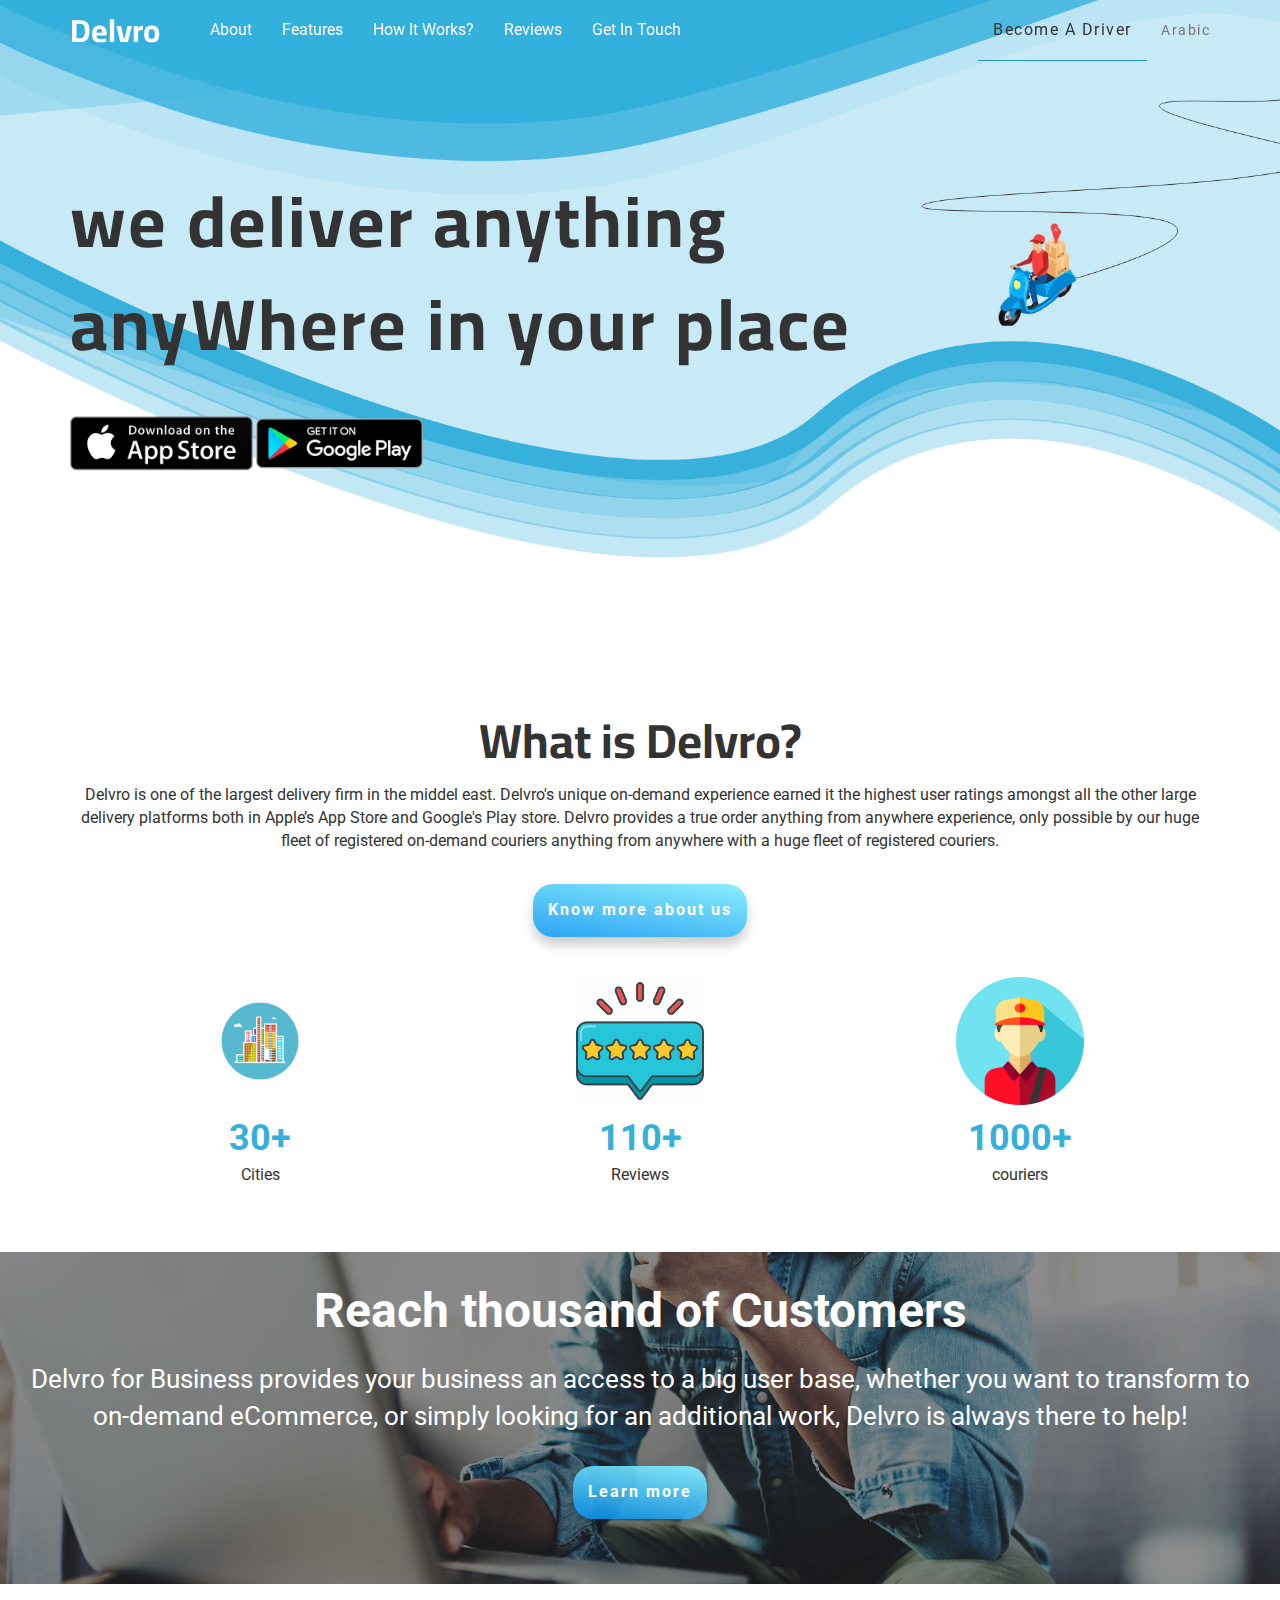
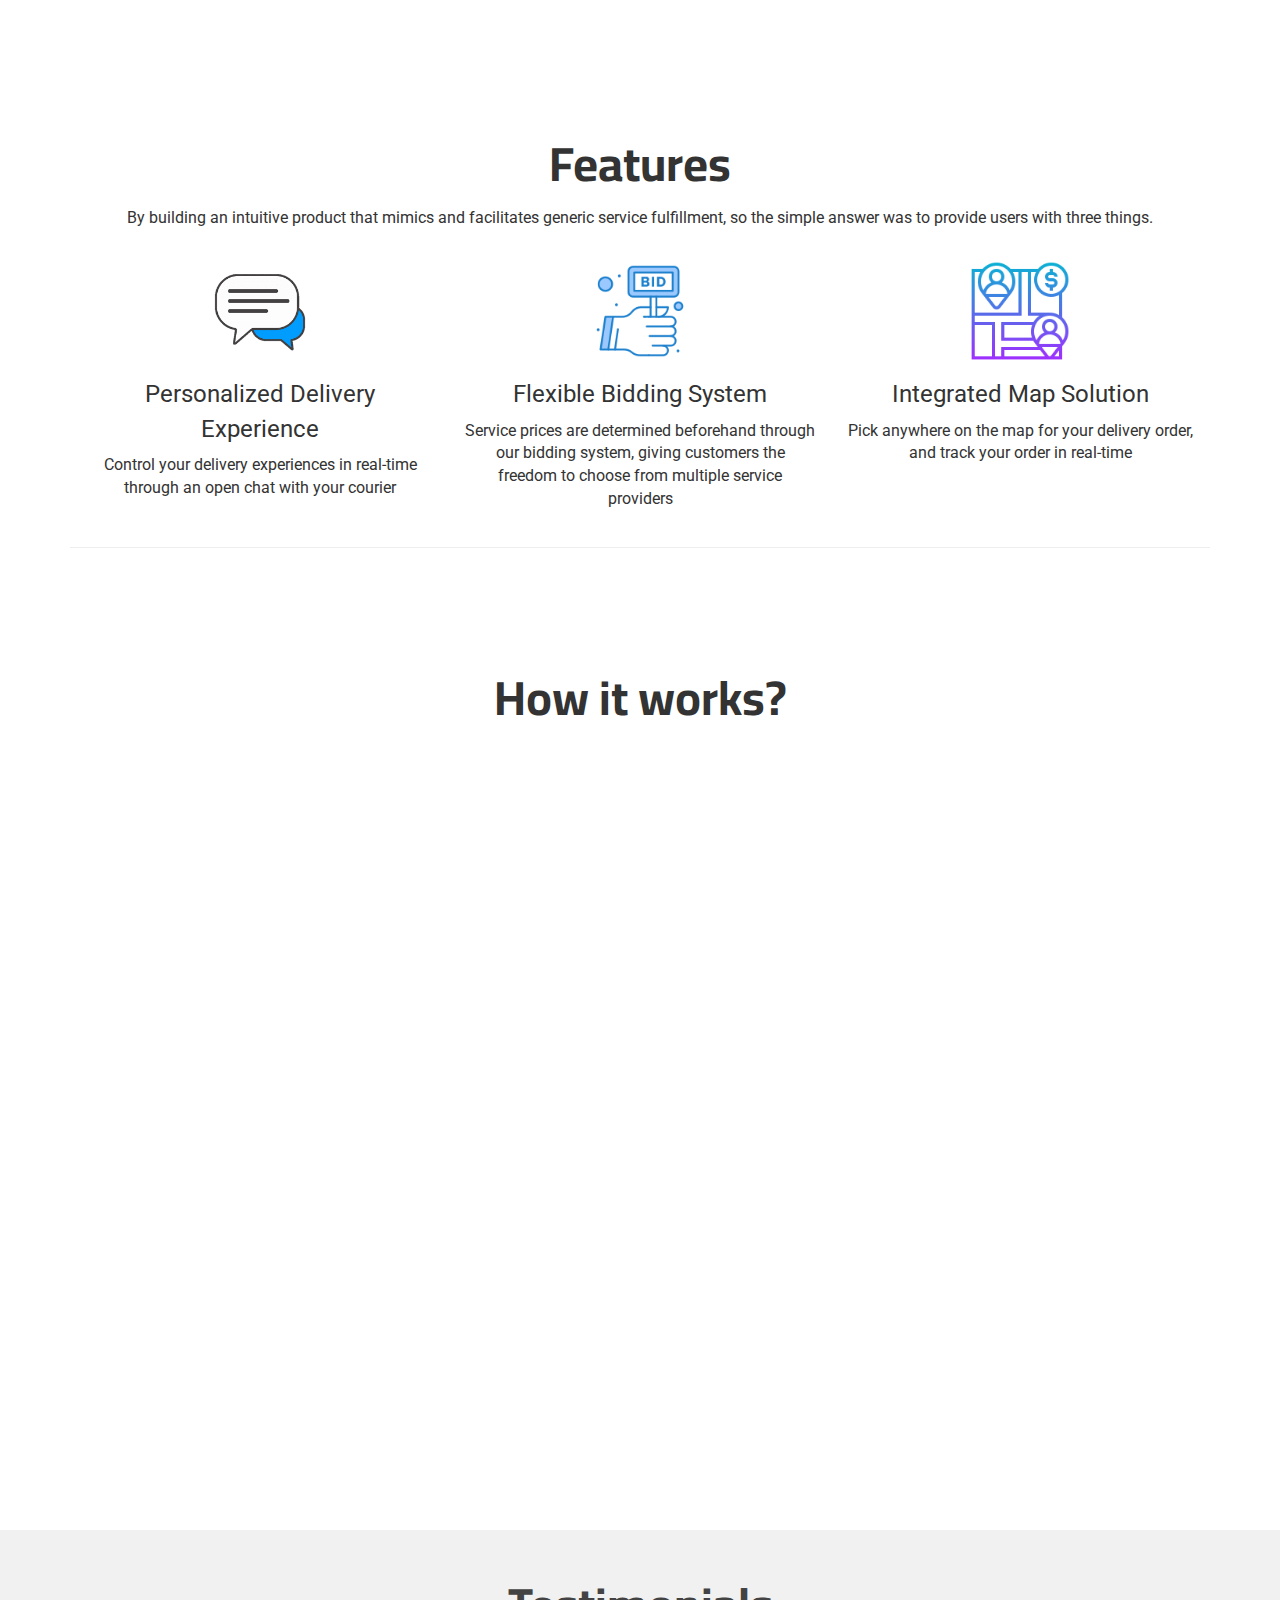
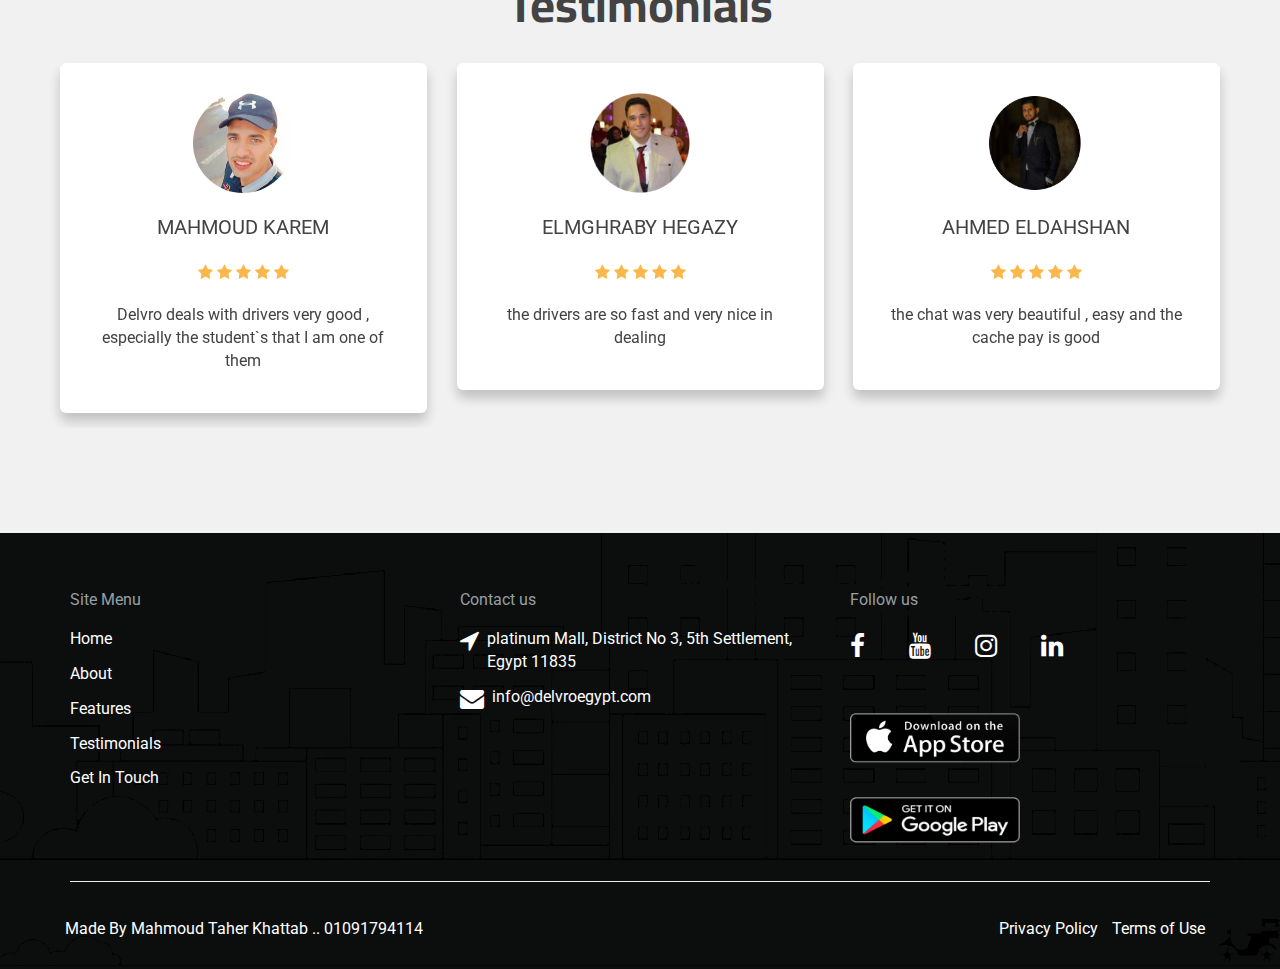
<file: index.html>
<!doctype html>
<!--[if lt IE 7]>      <html class="no-js lt-ie9 lt-ie8 lt-ie7" lang=""> <![endif]-->
<!--[if IE 7]>         <html class="no-js lt-ie9 lt-ie8" lang=""> <![endif]-->
<!--[if IE 8]>         <html class="no-js lt-ie9" lang=""> <![endif]-->
<!--[if gt IE 8]><!--> <html class="no-js" lang="en"> <!--<![endif]-->

<head>
  <meta charset="utf-8">
  <meta name="description" content="الرئيسية | ديلڤرو تطبيق توصيل | بنوصل أى حاجة">
  <title>Delvro</title>
  <meta name="keywords" content=" تطبيق توصيل طلبات ,طلبات,توصيل,ديلفرو,ديلڤرو,وصل,طلباتك,ابلكيشن توصيل,ابلكيشن توصيل طلبات,اطلب,بنوصل أى حاجة,delvro,delvroegypt,delvro egypt,ديلفرو مصر,ديلڤرو مصر,delvro app" />

  <meta http-equiv="X-UA-Compatible" content="IE=edge">
  <meta name="viewport" content="width=device-width, initial-scale=1">
  <link rel="stylesheet" href="./css/bootstrap.min.css">
  <link rel="icon" href="./images/delvro.jpg">
  <link rel="stylesheet" href="https://cdnjs.cloudflare.com/ajax/libs/font-awesome/4.7.0/css/font-awesome.min.css">
  <link rel="preconnect" href="https://fonts.googleapis.com">
  <link rel="preconnect" href="https://fonts.gstatic.com" crossorigin>
  <link href="https://fonts.googleapis.com/css2?family=Barlow:wght@500&family=Cairo:wght@300&display=swap" rel="stylesheet">
  <link href="https://fonts.googleapis.com/css2?family=Barlow:wght@500&family=Cairo:wght@300&family=Roboto:wght@100;300&display=swap" rel="stylesheet">
  <link rel="stylesheet" href="./css/style.css">
</head>

<body>
      <!-- Preloader -->
      <div id="preloader">
        <div class="Delvro-load"></div>
        <img src="./images/delvro-load.png" alt="logo">
    </div>


<div id="home" class="content">
  <nav class="navbar navbar-default navbar-fixed-top">
    <!-- <div class="navbar-top">
      <div class="container">
          <div class="row">
              <div class="col-md-6">
                  <div class="navbar-callus text-left sm-text-center">
                      <ul class="list-inline">
                          <li><a href="#"><i class="fa fa-phone"></i>Call Us : +201021222401</a></li>
                          <li><a href="#"><i class="fa fa-envelope-o"></i>send us : info@delvroegypt.com</a></li>
                      </ul>
                  </div>
              </div>
              <div class="col-md-6">
                  <div class="navbar-socail text-right sm-text-center">
                      <ul class="list-inline">
                          <li><a href="https://www.facebook.com/delvroegypt" target="_blank"><i class="fa fa-facebook"></i></a></li>
                          <li><a href="https://www.youtube.com/channel/UCYQjRN5ON4TyD1Nsb9m6ukA" target="_blank"><i class="fa fa-youtube"></i></a></li>
                          <li><a href="https://www.instagram.com/delvroegypt" target="_blank"><i class="fa fa-instagram"></i></a></li>
                          <li><a href="https://play.google.com/store/apps/details?id=com.delivroApp.delivro" target="_blank"><i class="fa fa-android"></i></a></li>
                      </ul>
                  </div>
              </div>
          </div>
      </div>
    </div> -->

    <div class="container">
      <!-- Brand and toggle get grouped for better mobile display -->
      <div class="navbar-header">
        <button type="button" class="navbar-toggle collapsed" data-toggle="collapse" data-target="#navbar-collapse" aria-expanded="false">
          <span class="sr-only">Toggle navigation</span>
          <span class="icon-bar"></span>
          <span class="icon-bar"></span>
          <span class="icon-bar"></span>
        </button>
        <a class="navbar-brand" href="#">Delvro</a>
      </div>
  
      <!-- Collect the nav links, forms, and other content for toggling -->
      <div class="collapse navbar-collapse" id="navbar-collapse">
        <ul class="nav navbar-nav">
          <li><a href="#about"class="hvr-bounce-to-right">About <span class="sr-only">(current)</span></a></li>
          <li><a href="#features"class="hvr-bounce-to-right">Features</a></li>
          <li><a href="#how"class="hvr-bounce-to-right">How It Works?</a></li>
          <li><a href="#testimonials"class="hvr-bounce-to-right">Reviews</a></li>
          <li><a href="#contact"class="hvr-bounce-to-right">Get In Touch</a></li>
        </ul>
        <ul class="nav navbar-nav navbar-right"> 
          <li><a href="https://play.google.com/store/apps/details?id=com.delivroApp.delivro" target="_blank" class="driverbtn hvr-shutter-out-vertical">Become A Driver</a></li>
          <li><a href="./ar/index.html" target="_blank">Arabic</a></li>
        </ul>
      </div><!-- /.navbar-collapse -->
    </div><!-- /.container-fluid -->
  </nav>
<!--Home-->
  <section class="home animate__bounce">
    <div class="container">
      <div class="row">

          <div class="col-xs-12">
            <div class="caption bouncetop">
              <p>we deliver anything <br>anyWhere in your place </p>
              <a href="https://www.facebook.com/delvroegypt" target="_blank" > <img src="./images/playstore.png"> </a>
              <a href="https://play.google.com/store/apps/details?id=com.delivroApp.delivro" target="_blank" > <img src="./images/googlepaly.png"> </a>
            </div>
          </div>

      </div>
    </div> 
  </section>

<section id="about"><div class="container text-center"><div class="row"><div class="col-12"></div></div></div></section>  

<section id="about">
  <div class="container text-center">
    <div class="row">
      <div class="col-xs-12 col-sm-12">
        <p class="head-title">What is Delvro?</p>
        <p class="words">Delvro is one of the largest delivery firm in the middel east. Delvro's unique on-demand experience earned it the highest user ratings amongst all the other large delivery platforms both in Apple’s App Store and Google's Play store. Delvro provides a true order anything from anywhere experience, only possible by our huge fleet of registered on-demand couriers anything from anywhere with a huge fleet of registered couriers.</p>
      </div>
      <div class="col-xs-12 col-sm-12 knowmorebtn bouncetop">
        <p class="words"><a href="https://www.facebook.com/delvroegypt" target="_blank">Know more about us</a></p>
      </div>
      <div class="col-xs-12 col-sm-12 about">
        <div class="col-sm-4 ">
          <img class ="img-responsive bouncetop" title="" src="./images/city.png" > 
          <b>30+</b>
          <span class="words">Cities</span>
          </div>
        <div class="col-sm-4 ">
          <img class ="img-responsive bouncetop" title="" src="./images/5-starsr-eviews.png" > 
          <b>110+</b>
          <span class="words">Reviews</span>
          </div>
        <div class="col-sm-4 ">
          <img class ="img-responsive bouncetop" title="" src="./images/couriers.png" > 
          <b>1000+</b>
          <span class="words">couriers</span>
          </div>  
      </div>
    </div>
  </div>
  <div class="container-fluid business">
    <div class="row">
      <div class="col-sm-12 learnmore">
        <div class="abouttext">
        <p>Reach thousand of Customers</p>
        <p>Delvro for Business provides your business an access to a big user base, whether you want to transform to on-demand eCommerce, or simply looking for an additional work, Delvro is always there to help!</p>
        </div>
        <div class="knowmorebtn bouncetop">
        <p class="words"><a href="https://www.facebook.com/delvroegypt" target="_blank">Learn more</a></p>
        </div>
      </div>    
    </div>
  </div>
</section>

<section id="features" style="padding-top: 65px;"><div class="container text-center"><div class="row"><div class="col-12"></div></div></div></section>  

<section id="features">
  <div class="container text-center">
    <div class="row">
      <div class="col-sm-12">
        <p class="head-title">Features</p>
        <p class="words">By building an intuitive product that mimics and facilitates generic service fulfillment, so the simple answer was to provide users with three things.</p>
      </div>
      <div class="col-sm-12 ">
        <div class="col-sm-4 ">
          <img class ="img-responsive bouncetop" title="Personalized Delivery Experience icon" src="./images/livechat.png" > 
          <p>Personalized Delivery Experience</p>
          <p class="words">Control your delivery experiences in real-time through an open chat with your courier</p>
        </div>
        <div class="col-sm-4 ">
          <img class ="img-responsive bouncetop" title="Flexible Bidding System icon" src="./images/Flexible-Bidding-System.png" > 
          <p>Flexible Bidding System</p>
          <p class="words">Service prices are determined beforehand through our bidding system, giving customers the freedom to choose from multiple service providers</p>
        </div>
        <div class="col-sm-4 ">
          <img class ="img-responsive bouncetop" title="Integrated Map Solution icon" src="./images/pathway.png" > 
          <p>Integrated Map Solution</p>
          <p class="words">Pick anywhere on the map for your delivery order, and track your order in real-time</p>
        </div>  
      </div>
    </div>
  </div>
</section>
<div class="container">
  <hr>
</div>

<section id="how"><div class="container text-center"><div class="row"><div class="col-12"></div></div></div></section>  

<section id="how">
  <div class="container text-center">
    <p class="head-title">How it works?</p>
    <div class="row">
      <div class="col-xs-12 embed-responsive embed-responsive-16by9">
        <iframe class="embed-responsive-item" src="https://www.youtube.com/embed/qTEK79pZppY" title="YouTube video player" frameborder="0" allow="accelerometer; autoplay; clipboard-write; encrypted-media; gyroscope; picture-in-picture" allowfullscreen></iframe>      </div>
      </div>
  </div>
</section>

<section id="testimonials" style="padding-top: 65px;"><div class="container text-center"><div class="row"><div class="col-12"></div></div></div></section>  

<div id="testimonials" class="testimonials">
  <div class="inner">
    <p class="head-title">Testimonials</p>
    <div class="row">
      <div class="col">
        <div class="testimonial hvr-bounce-to-right">
          <img src="./images/test-img3.jpg" alt="">
          <div class="name">Mahmoud Karem</div>
          <div class="stars">
            <i class="fa fa-star"></i>
            <i class="fa fa-star"></i>
            <i class="fa fa-star"></i>
            <i class="fa fa-star"></i>
            <i class="fa fa-star"></i>
          </div>

          <p class="words">
            Delvro deals with drivers very good , especially the student`s that I am one of them
          </p>
        </div>
      </div>

      <div class="col bouncetop">
        <div class="testimonial hvr-bounce-to-right">
          <img src="./images/test-img2.png" alt="">
          <div class="name">Elmghraby Hegazy</div>
          <div class="stars">
            <i class="fa fa-star"></i>
            <i class="fa fa-star"></i>
            <i class="fa fa-star"></i>
            <i class="fa fa-star"></i>
            <i class="fa fa-star"></i>
          </div>

          <p class="words">
            the drivers are so fast and very nice in dealing
          </p>
        </div>
      </div>

      <div class="col">
        <div class="testimonial hvr-bounce-to-right">
          <img src="./images/test-img1.png" alt="">
          <div class="name">Ahmed Eldahshan</div>
          <div class="stars">
            <i class="fa fa-star"></i>
            <i class="fa fa-star"></i>
            <i class="fa fa-star"></i>
            <i class="fa fa-star"></i>
            <i class="fa fa-star"></i>
          </div>

          <p class="words">
            the chat was very beautiful , easy and the cache pay is good 
          </p>
        </div>
      </div>
    </div>
  </div>
</div>

<section id="contact" style="padding-top: 65px;background-color: #f1f1f1;"><div class="container text-center"><div class="row"><div class="col-12"></div></div></div></section>  

<footer id="contact">
  <div class="container bouncetop">
    <div class="row">
      <div class="col-xs-12 col-sm-6 col-md-4 col-lg-4">
        <ul>Site Menu</ul>
        <li><a href="#home">Home</a></li>
        <li><a href="#about"> About</a></li>
        <li><a href="#features">Features</a></li>
        <li><a href="#testimonials">Testimonials</a></li>
        <li><a href="#contact" title="You Are !">Get In Touch</a></li>
      </div>
      <div class="col-xs-12 col-sm-6 col-md-4 col-lg-4">
        <ul>Contact us</ul>
        <li>
          <i class="fa fa-location-arrow"></i>
          platinum Mall, District No 3, 5th Settlement, Egypt 11835</li>
        <li><i class="fa fa-envelope"></i>info@delvroegypt.com</li>
      </div>
      <div class="col-xs-12 col-sm-12 col-md-4 col-lg-4">
        <div class="footer-socail">
          <ul>Follow us</ul>
          <ul class="list-inline social">
              <li><a href="https://www.facebook.com/delvroegypt" target="_blank"><i class="fa fa-facebook"></i></a></li>
              <li><a href="https://www.youtube.com/channel/UCYQjRN5ON4TyD1Nsb9m6ukA" target="_blank"><i class="fa fa-youtube"></i></a></li>
              <li><a href="https://www.instagram.com/delvroegypt/"><i class="fa fa-instagram" target="_blank"></i></a></li>
              <li><a href="https://www.linkedin.com/company/delvroegypt" target="_blank"><i class="fa fa-linkedin"></i></a></li>
          </ul>
      </div>
        <ul class="download">
          <li><a href="https://www.facebook.com/delvroegypt" target="_blank"><img title="playstore" class="img-resposive" src="./images/playstore.png"></a></li>
          <li><a href="https://play.google.com/store/apps/details?id=com.delivroApp.delivro" target="_blank"><img title="googlepaly" class="img-resposive" src="./images/googlepaly.png"></a></li>
        </ul>
          </div>
    </div>
  </div>
  <div class="container">
    <hr>
  </div>
  <div class="container">
    <div class="row copyright">
      <ul class="list-inline text-left">
        Made By Mahmoud Taher Khattab .. 01091794114
      </ul>
      <ul class="list-inline text-right">
        <li> <a href="./en/DelvroAppPrivacyPolicy.html" target="_blank" alt="Privacy Policy">Privacy Policy</a></li>
        <li> <a href="./en/TermsOfUse.html" target="_blank" alt="Terms Of Use">Terms of Use</a></li>
      </ul>
    </div>
  </div>
</footer>

</div>  
  <!--start  scripts !-->
  <script src="./js/jquery-3.3.1.min.js"> </script>
  <script src="./js/bootstrap.min.js"> </script>   
  <script src="js/script.js"></script> 
</body>
</body>

</html>
</file>
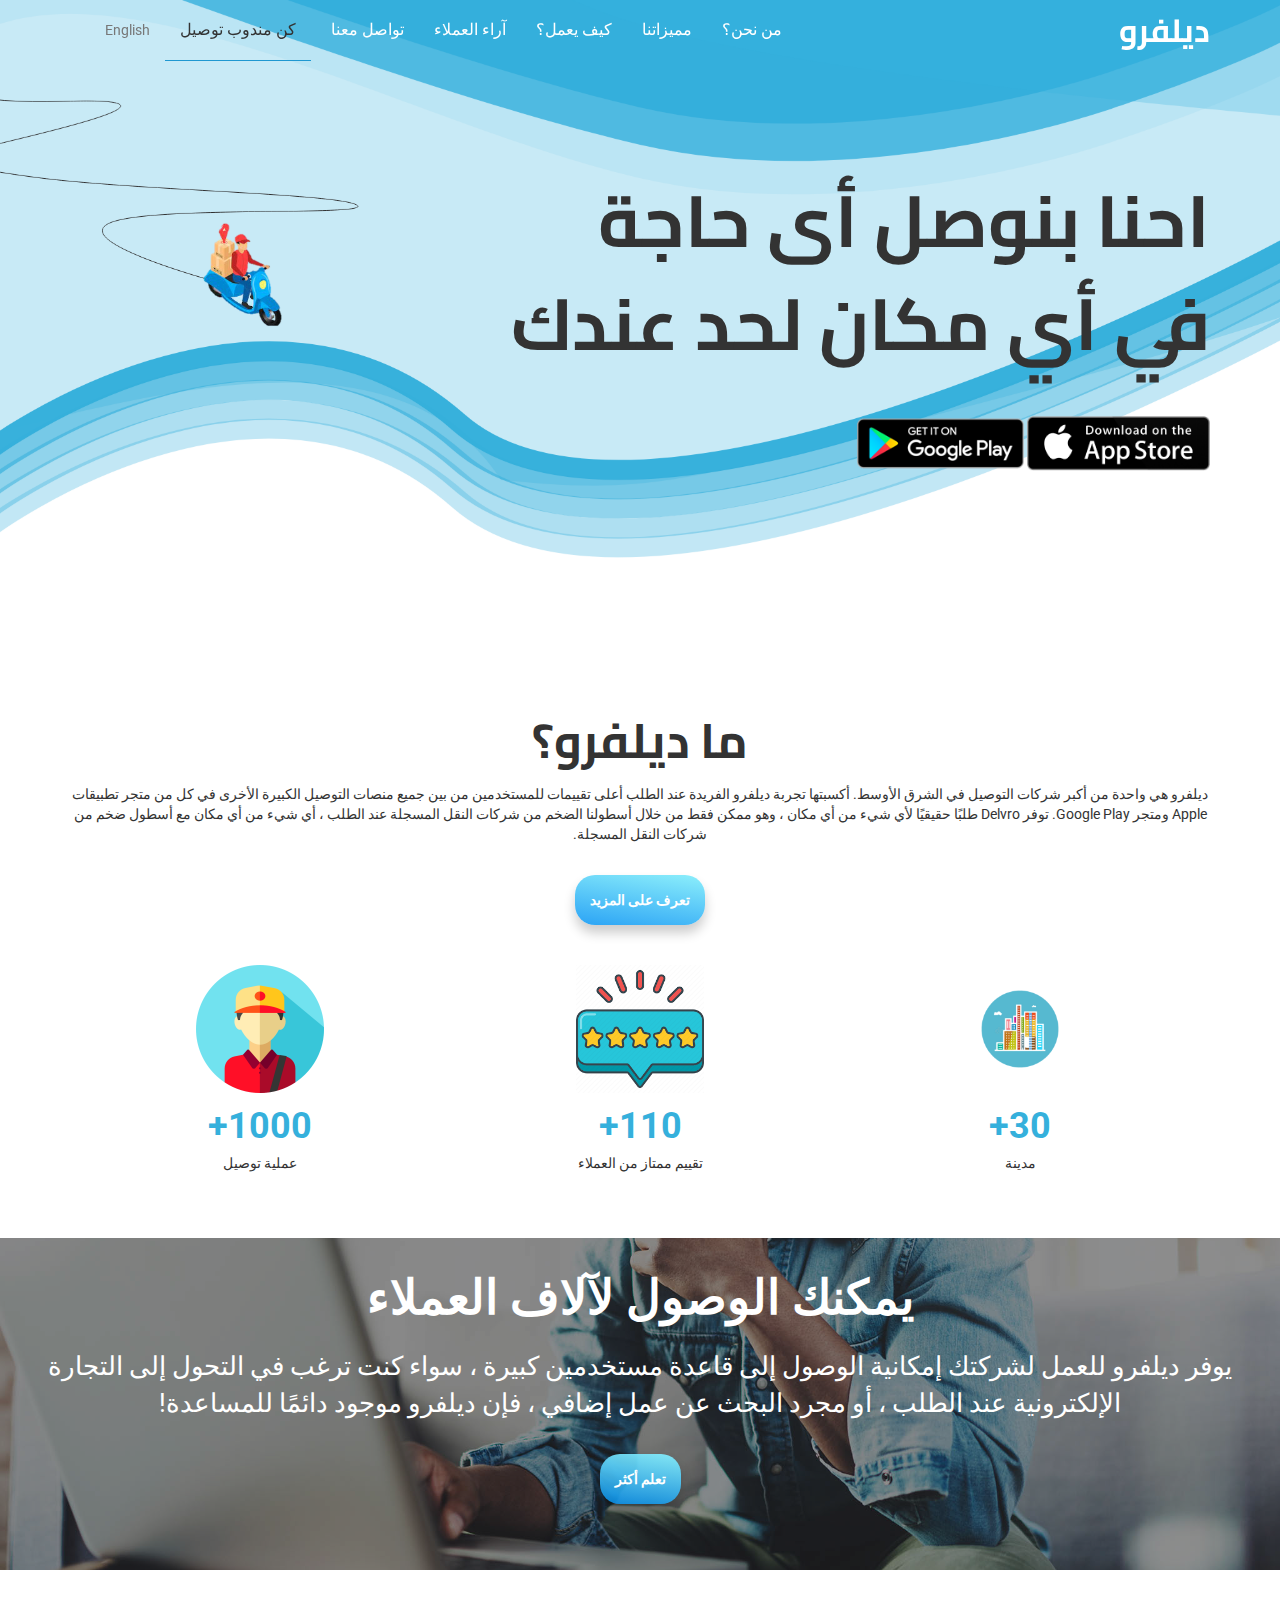
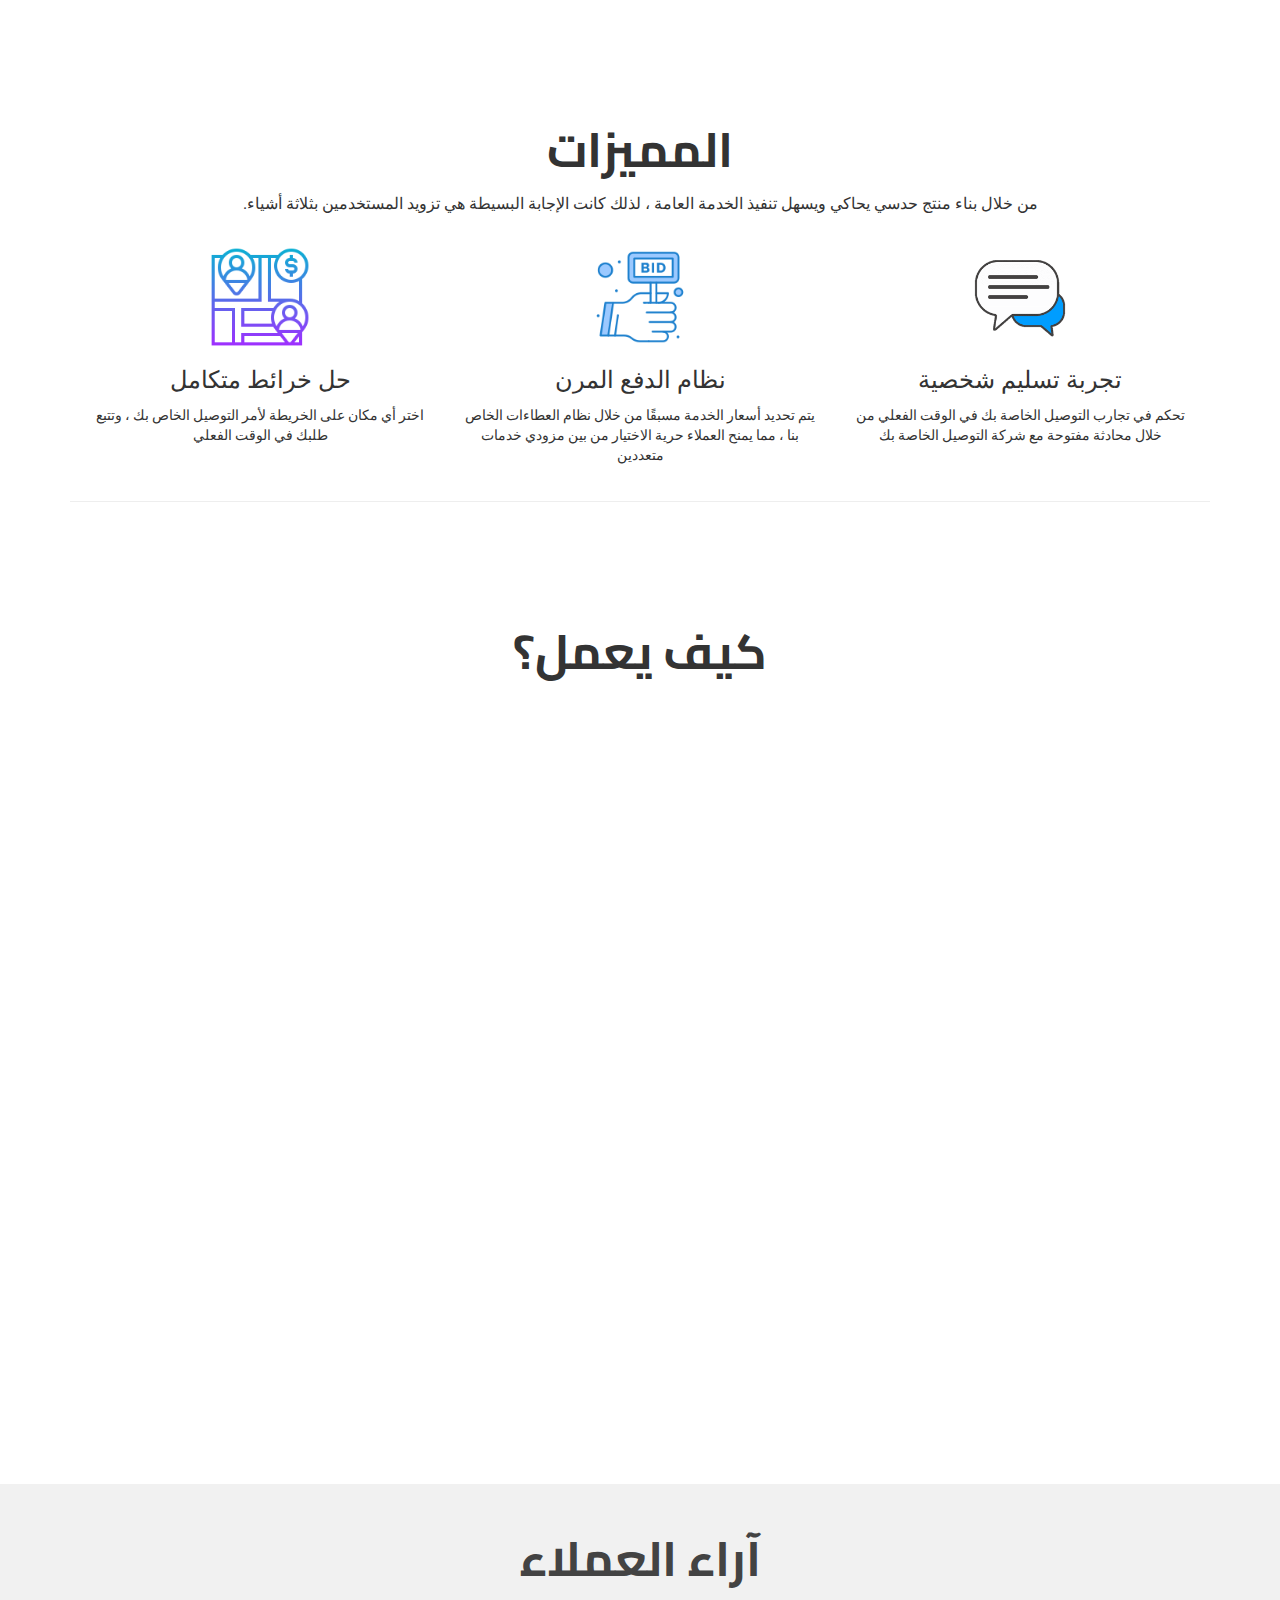
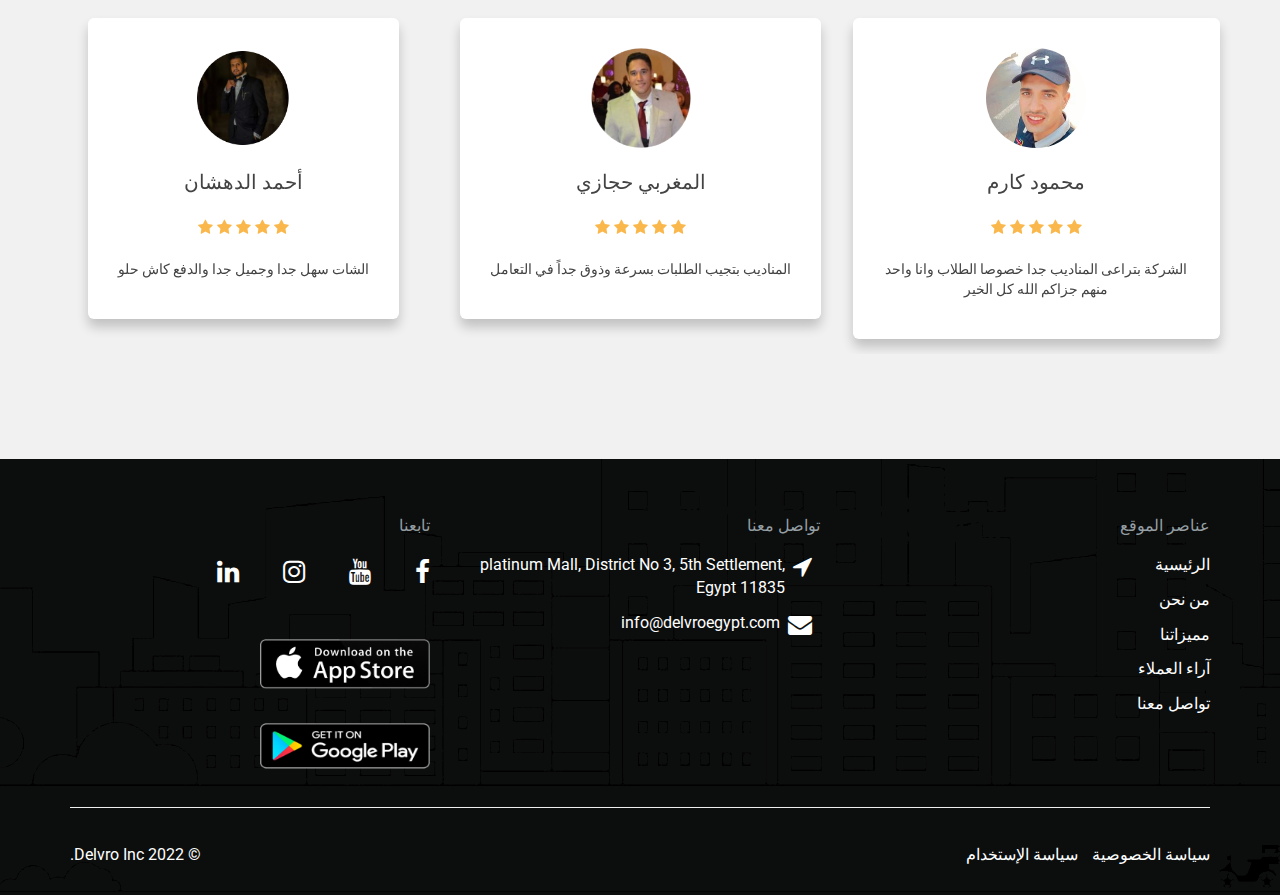
<file: ar/index.html>
<!doctype html>
<!--[if lt IE 7]>      <html class="no-js lt-ie9 lt-ie8 lt-ie7" lang=""> <![endif]-->
<!--[if IE 7]>         <html class="no-js lt-ie9 lt-ie8" lang=""> <![endif]-->
<!--[if IE 8]>         <html class="no-js lt-ie9" lang=""> <![endif]-->
<!--[if gt IE 8]><!--> <html class="no-js" lang="ar"> <!--<![endif]-->

<head>
  <meta charset="utf-8">
  <meta name="description" content="الرئيسية | ديلڤرو تطبيق توصيل | بنوصل أى حاجة">
  <title>ديلفرو</title>
  <meta name="keywords" content=" تطبيق توصيل طلبات ,طلبات,توصيل,ديلفرو,ديلڤرو,وصل,طلباتك,ابلكيشن توصيل,ابلكيشن توصيل طلبات,اطلب,بنوصل أى حاجة,delvro,delvroegypt,delvro egypt,ديلفرو مصر,ديلڤرو مصر,delvro app" />

  <meta http-equiv="X-UA-Compatible" content="IE=edge">
  <meta name="viewport" content="width=device-width, initial-scale=1">
  <link rel="stylesheet" href="../css/bootstrap.min.css">
  <link rel="stylesheet" href="../css/bootstrap.rtl.min.css">
  <link rel="icon" href="../images/delvro.jpg">
  <link rel="stylesheet" href="https://cdnjs.cloudflare.com/ajax/libs/font-awesome/4.7.0/css/font-awesome.min.css">
  <link rel="preconnect" href="https://fonts.googleapis.com">
  <link rel="preconnect" href="https://fonts.gstatic.com" crossorigin>
  <link href="https://fonts.googleapis.com/css2?family=Barlow:wght@500&family=Cairo:wght@300&display=swap" rel="stylesheet">
  <link href="https://fonts.googleapis.com/css2?family=Barlow:wght@500&family=Cairo:wght@300&family=Roboto:wght@100;300&display=swap" rel="stylesheet">
  <link rel="stylesheet" href="../css/style.css">
<style>
  .navbar-nav{
    float: left !important;
  }
  nav .navbar-right li a:last-of-type,#about .knowmorebtn p{
    letter-spacing: normal;
  }
  .home .caption p{
    text-decoration: none;
  }
  footer li i.fa.fa-location-arrow, footer li i.fa.fa-envelope{
    float: right;
    padding-left: 8px;
  }
  footer .social li a{
    margin-right: 0;
    margin-left: 30px;
  }
  footer ul.text-left{
    float: left;
  }
  .home {
    background: url(../images/home-bg-ar.png) no-repeat scroll 25% 0;
    background-size: cover;
}
  @media (max-width: 991px)
  {
    nav .navbar-nav {
    float: unset !important;
}
  }
  @media (max-width: 768px)
  {
    footer ul.text-right, footer ul.text-left {
    display: block;
    text-align: center;
    float: unset;
}
  }
</style>
</head>

<body>
      <!-- Preloader -->
      <div id="preloader">
        <div class="Delvro-load"></div>
        <img src="../images/delvro-load.png" alt="logo">
    </div>


<div id="home" class="content">
  <nav class="navbar navbar-default navbar-fixed-top">
    <!-- <div class="navbar-top">
      <div class="container">
          <div class="row">
              <div class="col-md-6">
                  <div class="navbar-callus text-left sm-text-center">
                      <ul class="list-inline">
                          <li><a href="#"><i class="fa fa-phone"></i>Call Us : +201021222401</a></li>
                          <li><a href="#"><i class="fa fa-envelope-o"></i>send us : info@delvroegypt.com</a></li>
                      </ul>
                  </div>
              </div>
              <div class="col-md-6">
                  <div class="navbar-socail text-right sm-text-center">
                      <ul class="list-inline">
                          <li><a href="https://www.facebook.com/delvroegypt" target="_blank"><i class="fa fa-facebook"></i></a></li>
                          <li><a href="https://www.youtube.com/channel/UCYQjRN5ON4TyD1Nsb9m6ukA" target="_blank"><i class="fa fa-youtube"></i></a></li>
                          <li><a href="https://www.instagram.com/delvroegypt" target="_blank"><i class="fa fa-instagram"></i></a></li>
                          <li><a href="https://play.google.com/store/apps/details?id=com.delivroApp.delivro" target="_blank"><i class="fa fa-android"></i></a></li>
                      </ul>
                  </div>
              </div>
          </div>
      </div>
    </div> -->

    <div class="container">
      <!-- Brand and toggle get grouped for better mobile display -->
      <div class="navbar-header">
        <button type="button" class="navbar-toggle collapsed" data-toggle="collapse" data-target="#bs-example-navbar-collapse-1" aria-expanded="false">
          <span class="sr-only">Toggle navigation</span>
          <span class="icon-bar"></span>
          <span class="icon-bar"></span>
          <span class="icon-bar"></span>
        </button>
        <a class="navbar-brand" href="#">ديلفرو</a>
      </div>
  
      <!-- Collect the nav links, forms, and other content for toggling -->
      <div class="collapse navbar-collapse" id="bs-example-navbar-collapse-1">
        <ul class="nav navbar-nav navbar-right"> 
          <li><a href="https://play.google.com/store/apps/details?id=com.delivroApp.delivro" target="_blank" class="driverbtn hvr-shutter-out-vertical">كن مندوب توصيل</a></li>
          <li><a href="../index.html" target="_blank">English</a></li>
        </ul>
        <ul class="nav navbar-nav">
          <li><a href="#about"class="hvr-bounce-to-right">من نحن؟ <span class="sr-only">(current)</span></a></li>
          <li><a href="#features"class="hvr-bounce-to-right">مميزاتنا</a></li>
          <li><a href="#how"class="hvr-bounce-to-right">كيف يعمل؟</a></li>
          <li><a href="#testimonials"class="hvr-bounce-to-right">آراء العملاء</a></li>
          <li><a href="#contact"class="hvr-bounce-to-right">تواصل معنا</a></li>
        </ul>
      </div><!-- /.navbar-collapse -->
    </div><!-- /.container-fluid -->
  </nav>
<!--Home-->
  <section class="home animate__bounce">
    <div class="container">
      <div class="row">

          <div class="col-xs-12">
            <div class="caption bouncetop">
              <p>احنا بنوصل أى حاجة <br>في أي مكان لحد عندك </p>
              <a href="https://www.facebook.com/delvroegypt" target="_blank" > <img src="../images/playstore.png"> </a>
              <a href="https://play.google.com/store/apps/details?id=com.delivroApp.delivro" target="_blank" > <img src="../images/googlepaly.png"> </a>
            </div>
          </div>

      </div>
    </div> 
  </section>

  <section id="about"><div class="container text-center"><div class="row"><div class="col-12"></div></div></div></section>  

<section id="about">
  <div class="container text-center">
    <div class="row">
      <div class="col-xs-12 col-sm-12">
        <p class="head-title">ما ديلفرو؟</p>
        <p>ديلفرو هي واحدة من أكبر شركات التوصيل في الشرق الأوسط. أكسبتها تجربة ديلفرو الفريدة عند الطلب أعلى تقييمات للمستخدمين من بين جميع منصات التوصيل الكبيرة الأخرى في كل من متجر تطبيقات Apple ومتجر Google Play. توفر Delvro طلبًا حقيقيًا لأي شيء من أي مكان ، وهو ممكن فقط من خلال أسطولنا الضخم من شركات النقل المسجلة عند الطلب ، أي شيء من أي مكان مع أسطول ضخم من شركات النقل المسجلة.</p>
      </div>
      <div class="col-xs-12 col-sm-12 knowmorebtn bouncetop">
        <p><a href="https://www.facebook.com/delvroegypt" target="_blank">تعرف على المزيد</a></p>
      </div>
      <div class="col-xs-12 col-sm-12 about">
        <div class="col-sm-4 ">
          <img class ="img-responsive bouncetop" title="" src="../images/city.png" > 
          <b>30+</b>
          <span>مدينة</span>
          </div>
        <div class="col-sm-4 ">
          <img class ="img-responsive bouncetop" title="" src="../images/5-starsr-eviews.png" > 
          <b>110+</b>
          <span>تقييم ممتاز من العملاء</span>
          </div>
        <div class="col-sm-4 ">
          <img class ="img-responsive bouncetop" title="" src="../images/couriers.png" > 
          <b>1000+</b>
          <span>عملية توصيل</span>
          </div>  
      </div>
    </div>
  </div>
  <div class="container-fluid business">
    <div class="row">
      <div class="col-sm-12 learnmore">
        <div class="abouttext">
        <p>يمكنك الوصول لآلاف العملاء</p>
        <p>يوفر ديلفرو للعمل لشركتك إمكانية الوصول إلى قاعدة مستخدمين كبيرة ، سواء كنت ترغب في التحول إلى التجارة الإلكترونية عند الطلب ، أو مجرد البحث عن عمل إضافي ، فإن ديلفرو موجود دائمًا للمساعدة!</p>
        </div>
        <div class="knowmorebtn bouncetop">
        <p><a href="https://www.facebook.com/delvroegypt" target="_blank">تعلم أكثر</a></p>
        </div>
      </div>    
    </div>
  </div>
</section>

<section id="features" style="padding-top: 65px;"><div class="container text-center"><div class="row"><div class="col-12"></div></div></div></section>  

<section id="features">
  <div class="container text-center">
    <div class="row">
      <div class="col-sm-12">
        <p class="head-title">المميزات</p>
        <p class="words">من خلال بناء منتج حدسي يحاكي ويسهل تنفيذ الخدمة العامة ، لذلك كانت الإجابة البسيطة هي تزويد المستخدمين بثلاثة أشياء.</p>
      </div>
      <div class="col-sm-12 ">
        <div class="col-sm-4 ">
          <img class ="img-responsive bouncetop" title="Personalized Delivery Experience icon" src="../images/livechat.png" > 
          <p>تجربة تسليم شخصية</p>
          <p>تحكم في تجارب التوصيل الخاصة بك في الوقت الفعلي من خلال محادثة مفتوحة مع شركة التوصيل الخاصة بك</p>
        </div>
        <div class="col-sm-4 ">
          <img class ="img-responsive bouncetop" title="Flexible Bidding System icon" src="../images/Flexible-Bidding-System.png" > 
          <p>نظام الدفع المرن</p>
          <p>يتم تحديد أسعار الخدمة مسبقًا من خلال نظام العطاءات الخاص بنا ، مما يمنح العملاء حرية الاختيار من بين مزودي خدمات متعددين</p>
        </div>
        <div class="col-sm-4 ">
          <img class ="img-responsive bouncetop" title="Integrated Map Solution icon" src="../images/pathway.png" > 
          <p>حل خرائط متكامل</p>
          <p>اختر أي مكان على الخريطة لأمر التوصيل الخاص بك ، وتتبع طلبك في الوقت الفعلي</p>
        </div>  
      </div>
    </div>
  </div>
</section>
<div class="container">
  <hr>
</div>

<section id="how"><div class="container text-center"><div class="row"><div class="col-12"></div></div></div></section>  

<section id="how">
  <div class="container text-center">
    <p class="head-title">كيف يعمل؟</p>
    <div class="row">
      <div class="col-xs-12 embed-responsive embed-responsive-16by9">
        <iframe class="embed-responsive-item" src="https://www.youtube.com/embed/qTEK79pZppY" title="YouTube video player" frameborder="0" allow="accelerometer; autoplay; clipboard-write; encrypted-media; gyroscope; picture-in-picture" allowfullscreen></iframe>      </div>
      </div>
    </div>
  </div>
</section>

<section id="testimonials" style="padding-top: 65px;"><div class="container text-center"><div class="row"><div class="col-12"></div></div></div></section>  

<div id="testimonials" class="testimonials">
  <div class="inner">
    <p class="head-title">آراء العملاء</p>
    <div class="row">
      <div class="col">
        <div class="testimonial hvr-bounce-to-right">
          <img src="../images/test-img3.jpg" alt="">
          <div class="name">محمود كارم</div>
          <div class="stars">
            <i class="fa fa-star"></i>
            <i class="fa fa-star"></i>
            <i class="fa fa-star"></i>
            <i class="fa fa-star"></i>
            <i class="fa fa-star"></i>
          </div>

          <p>الشركة بتراعى المناديب جدا خصوصا الطلاب وانا واحد منهم جزاكم الله كل الخير</p>
        </div>
      </div>

      <div class="col bouncetop">
        <div class="testimonial hvr-bounce-to-right">
          <img src="../images/test-img2.png" alt="">
          <div class="name">المغربي حجازي</div>
          <div class="stars">
            <i class="fa fa-star"></i>
            <i class="fa fa-star"></i>
            <i class="fa fa-star"></i>
            <i class="fa fa-star"></i>
            <i class="fa fa-star"></i>
          </div>

          <p>المناديب بتجيب الطلبات بسرعة وذوق جداً في التعامل</p>
        </div>
      </div>

      <div class="col">
        <div class="testimonial hvr-bounce-to-right">
          <img src="../images/test-img1.png" alt="">
          <div class="name">أحمد الدهشان</div>
          <div class="stars">
            <i class="fa fa-star"></i>
            <i class="fa fa-star"></i>
            <i class="fa fa-star"></i>
            <i class="fa fa-star"></i>
            <i class="fa fa-star"></i>
          </div>

          <p>الشات سهل جدا وجميل جدا والدفع كاش حلو</p>
        </div>
      </div>
    </div>
  </div>
</div>

<section id="contact" style="padding-top: 65px;background-color: #f1f1f1;"><div class="container text-center"><div class="row"><div class="col-12"></div></div></div></section>  

<footer id="contact">
  <div class="container bouncetop">
    <div class="row">
      <div class="col-xs-12 col-sm-6 col-md-4 col-lg-4">
        <ul>عناصر الموقع</ul>
        <li><a href="#home"> الرئيسية</a></li>
        <li><a href="#about">من نحن</a> </li>
        <li> <a href="#features">مميزاتنا</a> </li>
        <li><a href="#testimonials">آراء العملاء</a> </li>
        <li><a href="#contact" title="أنت هنا بالفعل !"> تواصل معنا</a></li>
      </div>
      <div class="col-xs-12 col-sm-6 col-md-4 col-lg-4">
        <ul>تواصل معنا</ul>
        <li>
          <i class="fa fa-location-arrow"></i>
          platinum Mall, District No 3, 5th Settlement, Egypt 11835</li>
        <li><i class="fa fa-envelope"></i>info@delvroegypt.com</li>
      </div>
      <div class="col-xs-12 col-sm-12 col-md-4 col-lg-4">
        <div class="footer-socail">
          <ul>تابعنا</ul>
          <ul class="list-inline social">
              <li><a href="https://www.facebook.com/delvroegypt" target="_blank"><i class="fa fa-facebook"></i></a></li>
              <li><a href="https://www.youtube.com/channel/UCYQjRN5ON4TyD1Nsb9m6ukA" target="_blank"><i class="fa fa-youtube"></i></a></li>
              <li><a href="https://www.instagram.com/delvroegypt/"><i class="fa fa-instagram" target="_blank"></i></a></li>
              <li><a href="https://www.linkedin.com/company/delvroegypt" target="_blank"><i class="fa fa-linkedin"></i></a></li>
          </ul>
      </div>
        <ul class="download">
          <li><a href="https://www.facebook.com/delvroegypt" target="_blank"><img title="playstore" class="img-resposive" src="../images/playstore.png"></a></li>
          <li><a href="https://play.google.com/store/apps/details?id=com.delivroApp.delivro" target="_blank"><img title="googlepaly" class="img-resposive" src="../images/googlepaly.png"></a></li>
        </ul>
          </div>
    </div>
  </div>
  <div class="container">
    <hr>
  </div>
  <div class="container">
    <div class="row copyright">
      <ul class="list-inline text-left">
        © 2022 Delvro Inc.
      </ul>
      <ul class="list-inline text-right">
        <li><a href="../ar/DelvroAppPrivacyPolicy.html" target="_blank"> سياسة الخصوصية</a></li>
        <li> <a href="../ar/TermsOfUse.html" target="_blank"> سياسة الإستخدام</a></li>
      </ul>
    </div>
  </div>
</footer>

</div>  
  <!--start  scripts !-->
  <script src="../js/jquery-3.3.1.min.js"> </script>
  <script src="../js/bootstrap.min.js"> </script>   
  <script src="../js/script.js"></script> 
</body>
</body>

</html>
</file>
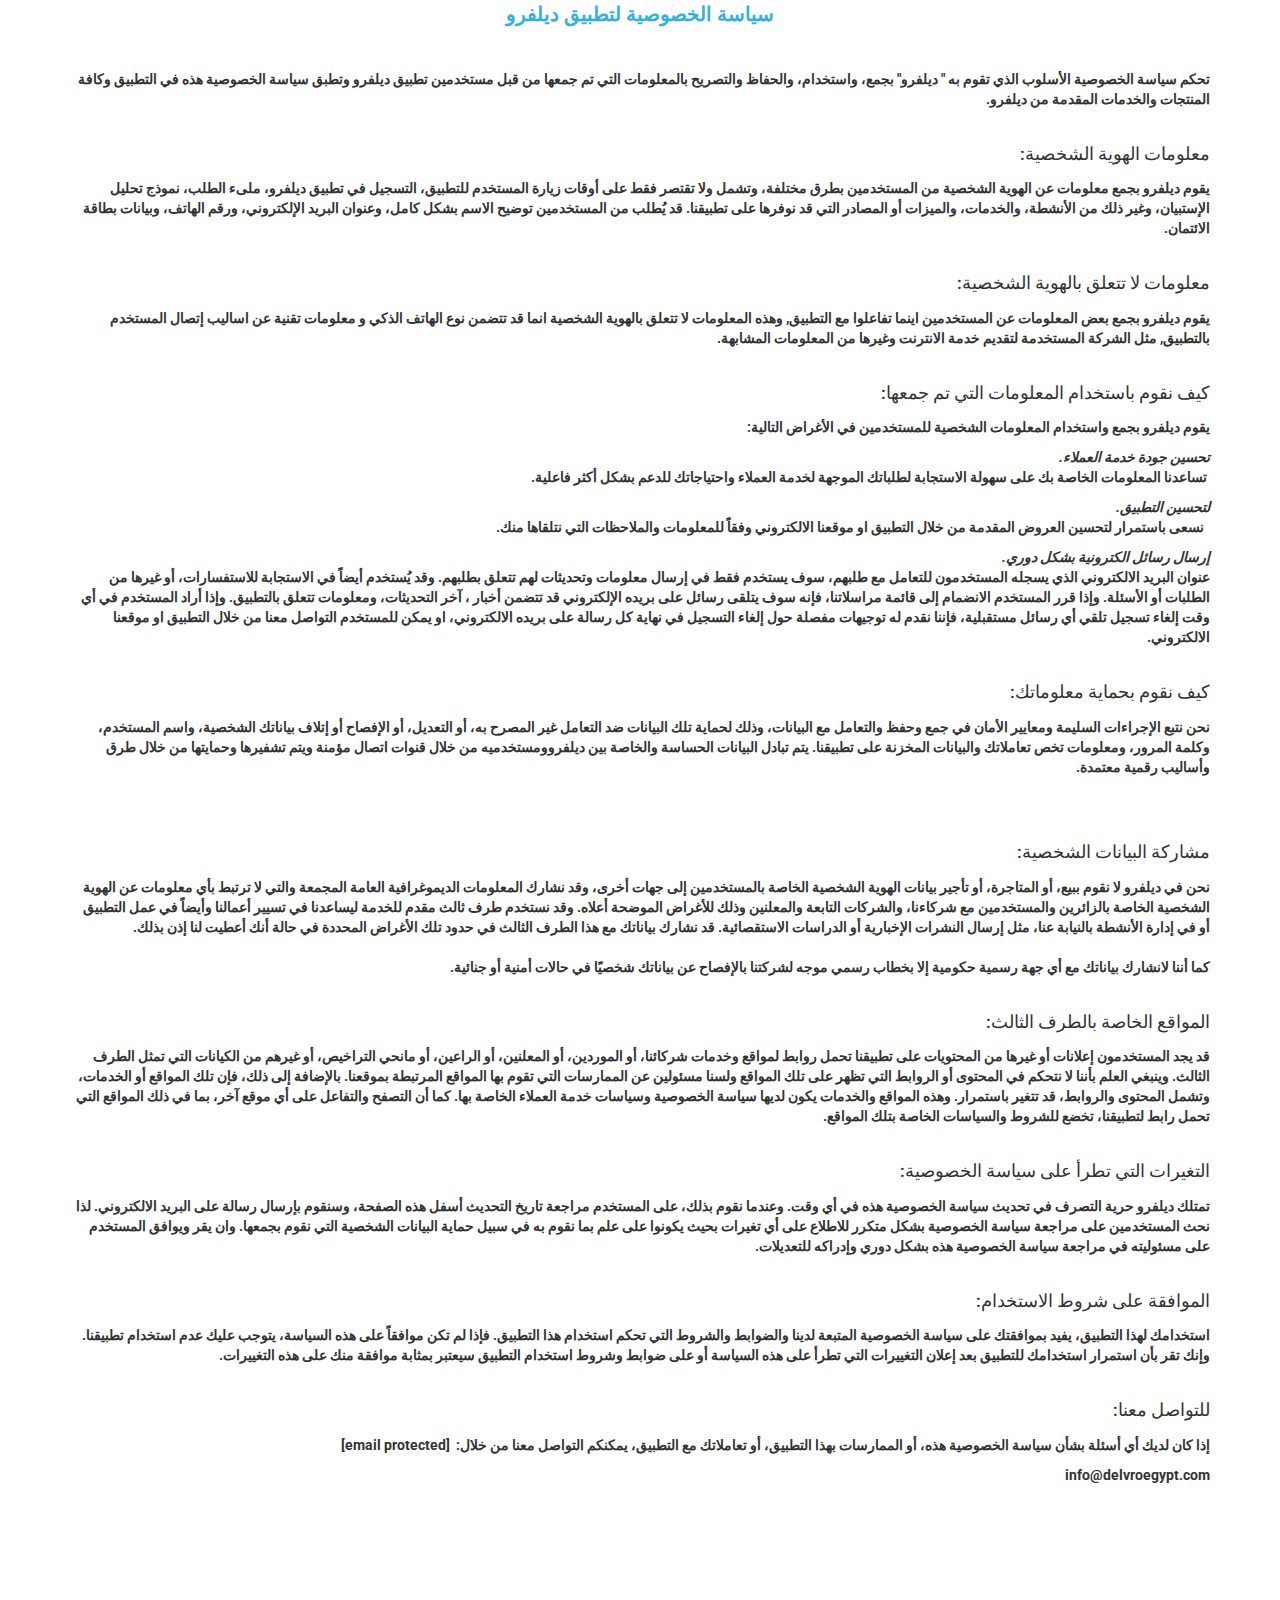
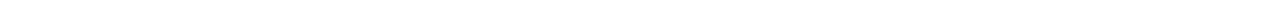
<file: ar/DelvroAppPrivacyPolicy.html>
<!doctype html>
<!--[if lt IE 7]>      <html class="no-js lt-ie9 lt-ie8 lt-ie7" lang=""> <![endif]-->
<!--[if IE 7]>         <html class="no-js lt-ie9 lt-ie8" lang=""> <![endif]-->
<!--[if IE 8]>         <html class="no-js lt-ie9" lang=""> <![endif]-->
<!--[if gt IE 8]><!--> <html class="no-js" lang="ar"> <!--<![endif]-->

<head>
  <meta charset="utf-8">
  <meta name="description" content="الرئيسية | ديلڤرو تطبيق توصيل | بنوصل أى حاجة">
  <title>Delvro</title>
  <meta name="keywords" content=" تطبيق توصيل طلبات ,طلبات,توصيل,ديلفرو,ديلڤرو,وصل,طلباتك,ابلكيشن توصيل,ابلكيشن توصيل طلبات,اطلب,بنوصل أى حاجة,delvro,delvroegypt,delvro egypt,ديلفرو مصر,ديلڤرو مصر,delvro app" />

  <meta http-equiv="X-UA-Compatible" content="IE=edge">
  <meta name="viewport" content="width=device-width, initial-scale=1">
  <link rel="stylesheet" href="../css/bootstrap.min.css">
  <link rel="icon" href="../images/delvro.jpg">
  <link rel="stylesheet" href="https://cdnjs.cloudflare.com/ajax/libs/font-awesome/4.7.0/css/font-awesome.min.css">
  <link rel="preconnect" href="https://fonts.googleapis.com">
  <link rel="preconnect" href="https://fonts.gstatic.com" crossorigin>
  <link href="https://fonts.googleapis.com/css2?family=Barlow:wght@500&family=Cairo:wght@300&display=swap" rel="stylesheet">
  <link href="https://fonts.googleapis.com/css2?family=Barlow:wght@500&family=Cairo:wght@300&family=Roboto:wght@100;300&display=swap" rel="stylesheet">
  <link rel="stylesheet" href="../css/style.css">
</head>

<body>
<div class="content">
<div class="container">
  <div class="row">
    <div class="col-xs-12">
      <div class="w3-row-padding" id="terms">
        <p dir="RTL" style="text-align: center;"><span style="font-size:20px;"><strong><span style="color:#35b0dc;">سياسة الخصوصية لتطبيق ديلفرو</span></strong></span></p>
  
  <p dir="RTL">&nbsp;</p>
  
  <p dir="RTL"><strong>تحكم سياسة الخصوصية الأسلوب الذي تقوم به &quot; ديلفرو&quot; بجمع، واستخدام، والحفاظ والتصريح بالمعلومات التي تم جمعها من قبل مستخدمين تطبيق ديلفرو وتطبق سياسة الخصوصية هذه في </strong><strong>التطبيق</strong><strong> وكافة المنتجات والخدمات المقدمة من ديلفرو.</strong></p>
  
  <h1 dir="RTL"><span style="font-size:18px;">معلومات الهوية الشخصية:</span></h1>
  
  <p dir="RTL"><strong>يقوم ديلفرو </strong><strong>بجمع معلومات عن الهوية الشخصية من المستخدمين بطرق مختلفة، وتشمل ولا تقتصر فقط على أوقات زيارة المستخدم لل</strong><strong>تطبيق</strong><strong>، التسجيل في تطبيق ديلفرو، مل</strong><strong>ىء</strong><strong> الطلب، نموذج </strong><strong>تحليل الإستبيان</strong><strong>، وغير ذلك من الأنشطة، والخدمات، والميزات أو المصادر التي قد نوفرها على تطبيقنا. قد يُطلب من المستخدمين توضيح الاسم بشكل كامل، وعنوان البريد الإلكتروني، ورقم الهاتف، وبيانات بطاقة الائتمان.</strong></p>
  
  <h1 dir="RTL"><span style="font-size:18px;">معلومات لا تتعلق بالهوية الشخصية:</span></h1>
  
  <p dir="RTL"><strong>يقوم ديلفرو بجمع بعض المعلومات عن المستخدمين اينما تفاعلوا مع التطبيق, وهذه المعلومات لا تتعلق بالهوية الشخصية انما قد تتضمن نوع الهاتف الذكي و معلومات تقنية عن اساليب إتصال المستخدم بالتطبيق, مثل الشركة المستخدمة لتقديم خدمة الانترنت وغيرها من المعلومات المشابهة.</strong></p>
  
  <h1 dir="RTL"><span style="font-size:18px;">كيف نقوم باستخدام المعلومات التي تم جمعها:</span></h1>
  
  <p dir="RTL"><strong>يقوم ديلفرو بجمع واستخدام المعلومات الشخصية للمستخدمين في الأغراض التالية:</strong></p>
  
  <ul>
    <li dir="RTL" style="text-align: right;"><strong><em>تحسين جودة خدمة العملاء.</em></strong></li>
  </ul>
  
  <p dir="RTL"><strong>&nbsp;تساعدنا المعلومات الخاصة بك على سهولة الاستجابة لطلباتك الموجهة لخدمة العملاء واحتياجاتك للدعم بشكل أكثر فاعلية.</strong></p>
  
  <ul>
    <li dir="RTL" style="text-align: right;"><strong><em>لتحسين التطبيق.</em></strong></li>
  </ul>
  
  <p dir="RTL"><strong>&nbsp;&nbsp;نسعى باستمرار لتحسين العروض المقدمة من خلال التطبيق او موقعنا الالكتروني وفقاً للمعلومات والملاحظات التي</strong> <strong>نتلقاها منك.</strong></p>
  
  <ul>
    <li dir="RTL" style="text-align: right;"><strong><em>إرسال رسائل الكترونية بشكل دوري.</em></strong></li>
  </ul>
  
  <p dir="RTL"><strong>عنوان البريد الالكتروني الذي يسجله المستخدمون للتعامل مع طلبهم، سوف يستخدم فقط في إرسال معلومات وتحديثات لهم تتعلق بطلبهم. وقد يُستخدم أيضاً في الاستجابة للاستفسارات، أو غيرها من الطلبات أو الأسئلة. وإذا قرر المستخدم الانضمام إلى قائمة مراسلاتنا، فإنه سوف يتلقى رسائل على بريده الإلكتروني قد تتضمن أخبار ، آخر التحديثات، ومعلومات تتعلق بالتطبيق. وإذا أراد المستخدم في أي وقت إلغاء تسجيل تلقي أي رسائل مستقبلية، فإننا نقدم له توجيهات مفصل</strong><strong>ة </strong><strong>حول </strong><strong>إل</strong><strong>غاء التسجيل في نهاية كل رسالة على بريده الالكتروني، </strong><strong>او</strong><strong> يمكن للمستخدم التواصل معنا من خلال التطبيق او موقعنا الالكتروني.</strong></p>
  
  <h1 dir="RTL"><span style="font-size:18px;">كيف نقوم بحماية معلوماتك:</span></h1>
  
  <p dir="RTL"><strong>نحن نتبع الإجراءات السليمة ومعايير الأمان في جمع وحفظ والتعامل مع البيانات، وذلك لحماية تلك البيانات ضد التعامل غير المصرح به، أو التعديل، أو الإفصاح أو إتلاف بياناتك الشخصية، واسم المستخدم، وكلمة المرور، ومعلومات تخص تعاملاتك والبيانات المخزنة على تطبيقنا. يتم تبادل البيانات الحساسة والخاصة بين ديلفروومستخدميه من خلال قنوات اتصال مؤمنة ويتم تشفيرها وحمايتها من خلال طرق وأساليب رقمية معتمدة.</strong></p>
  
  <p dir="RTL">&nbsp;</p>
  
  <h1 dir="RTL"><span style="font-size:18px;">مشاركة البيانات الشخصية:</span></h1>
  
  <p dir="RTL"><strong>نحن في ديلفرو لا نقوم ببيع، أو المتاجرة، أو تأجير بيانات الهوية الشخصية الخاصة بالمستخدمين إلى جهات أخرى، وقد نشارك المعلومات الديموغرافية العامة المجمعة والتي لا ترتبط بأي معلومات عن الهوية الشخصية الخاصة بالزائرين والمستخدمين مع شركاءنا، والشركات التابعة والمعلنين وذلك للأغراض الموضحة أعلاه. وقد نستخدم طرف ثالث مقدم للخدمة ليساعدنا في تسيير أعمالنا وأيضاً في عمل التطبيق أو في إدارة الأنشطة بالنيابة عنا، مثل إرسال النشرات الإخبارية أو الدراسات الاستقصائية. قد نشارك بياناتك مع هذا الطرف الثالث في حدود تلك الأغراض المحددة في حالة أنك أعطيت لنا إذن بذلك.<br />
  <br />
  كما أننا لانشارك بياناتك مع أي جهة رسمية حكومية إلا بخطاب رسمي موجه لشركتنا بالإفصاح عن بياناتك شخصيًا في حالات أمنية أو جنائية.</strong></p>
  
  <h1 dir="RTL"><span style="font-size:18px;">المواقع الخاصة بالطرف الثالث:</span></h1>
  
  <p dir="RTL"><strong>قد يجد المستخدمون إعلانات أو غيرها من المحتويات على تطبيقنا تحمل روابط لمواقع وخدمات شركائنا، أو الموردين، أو المعلنين، أو الراعين، أو مانحي التراخيص، أو غيرهم من الكيانات التي تمثل الطرف الثالث. وينبغي العلم بأننا لا نتحكم في المحتوى أو الروابط التي تظهر على تلك المواقع ولسنا مسئولين عن الممارسات التي تقوم بها المواقع المرتبطة بموقعنا. بالإضافة إلى ذلك، فإن تلك المواقع أو الخدمات، وتشمل المحتوى والروابط، قد تتغير باستمرار. وهذه المواقع والخدمات يكون لديها سياسة الخصوصية وسياسات خدمة العملاء الخاصة بها. كما أن التصفح والتفاعل على أي موقع آخر، بما في ذلك المواقع التي تحمل رابط لتطبيقنا، تخضع للشروط والسياسات الخاصة بتلك المواقع.</strong></p>
  
  <h1 dir="RTL"><span style="font-size:18px;">التغيرات التي تطرأ على سياسة الخصوصية:</span></h1>
  
  <p dir="RTL"><strong>تمتلك ديلفرو حرية التصرف في تحديث سياسة الخصوصية هذه في أي وقت. وعندما نقوم بذلك، على المستخدم مراجعة تاريخ التحديث أسفل هذه الصفحة، وسنقوم بإرسال رسالة على البريد الالكتروني. لذا نحث المستخدمين على مراجعة سياسة الخصوصية بشكل متكرر للاطلاع على أي تغيرات بحيث يكونوا على علم بما نقوم به في سبيل حماية البيانات الشخصية التي نقوم بجمعها. وان يقر ويوافق المستخدم على مسئوليته في مراجعة سياسة الخصوصية هذه بشكل دوري وإدراكه للتعديلات.</strong></p>
  
  <h1 dir="RTL"><span style="font-size:18px;">الموافقة على شروط الاستخدام:</span></h1>
  
  <p dir="RTL"><strong>استخدامك لهذا التطبيق، يفيد بموافقتك على سياسة الخصوصية المتبعة لدينا والضوابط والشروط التي تحكم استخدام هذا التطبيق. فإذا لم تكن موافقاً على هذه السياسة، يتوجب عليك عدم استخدام تطبيقنا. وإنك تقر بأن استمرار استخدامك للتطبيق بعد إعلان التغييرات التي تطرأ على هذه السياسة أو على ضوابط وشروط استخدام التطبيق سيعتبر بمثابة موافقة منك على هذه التغييرات.</strong></p>
  
  <h1 dir="RTL"><span style="font-size:18px;">للتواصل معنا:</span></h1>
  
  <p dir="RTL"><strong>إذا كان لديك أي أسئلة بشأن سياسة الخصوصية هذه، أو الممارسات بهذا التطبيق، أو تعاملاتك مع التطبيق، يمكنكم التواصل معنا من خلال:&nbsp; </strong><strong><a href="info@delvroegypt.com"><span dir="LTR"><span>[email&#160;protected]</span></span></a></strong></p>
  
  <p dir="RTL"><strong><span dir="LTR">info@delvroegypt.com</span></strong></p>
  
  <p dir="RTL">&nbsp;</p>
  
  <p dir="RTL">&nbsp;</p>
  
  <p dir="RTL">&nbsp;</p>
  
  <p>&nbsp;</p>
  
      </div>
    </div>
  </div>
</div>

</div>  
  <!--start  scripts !-->
  <script src="../js/jquery-3.3.1.min.js"> </script>
  <script src="../js/bootstrap.min.js"> </script>   
  <script src="../js/script.js"></script> 
</body>
</body>

</html>
</file>
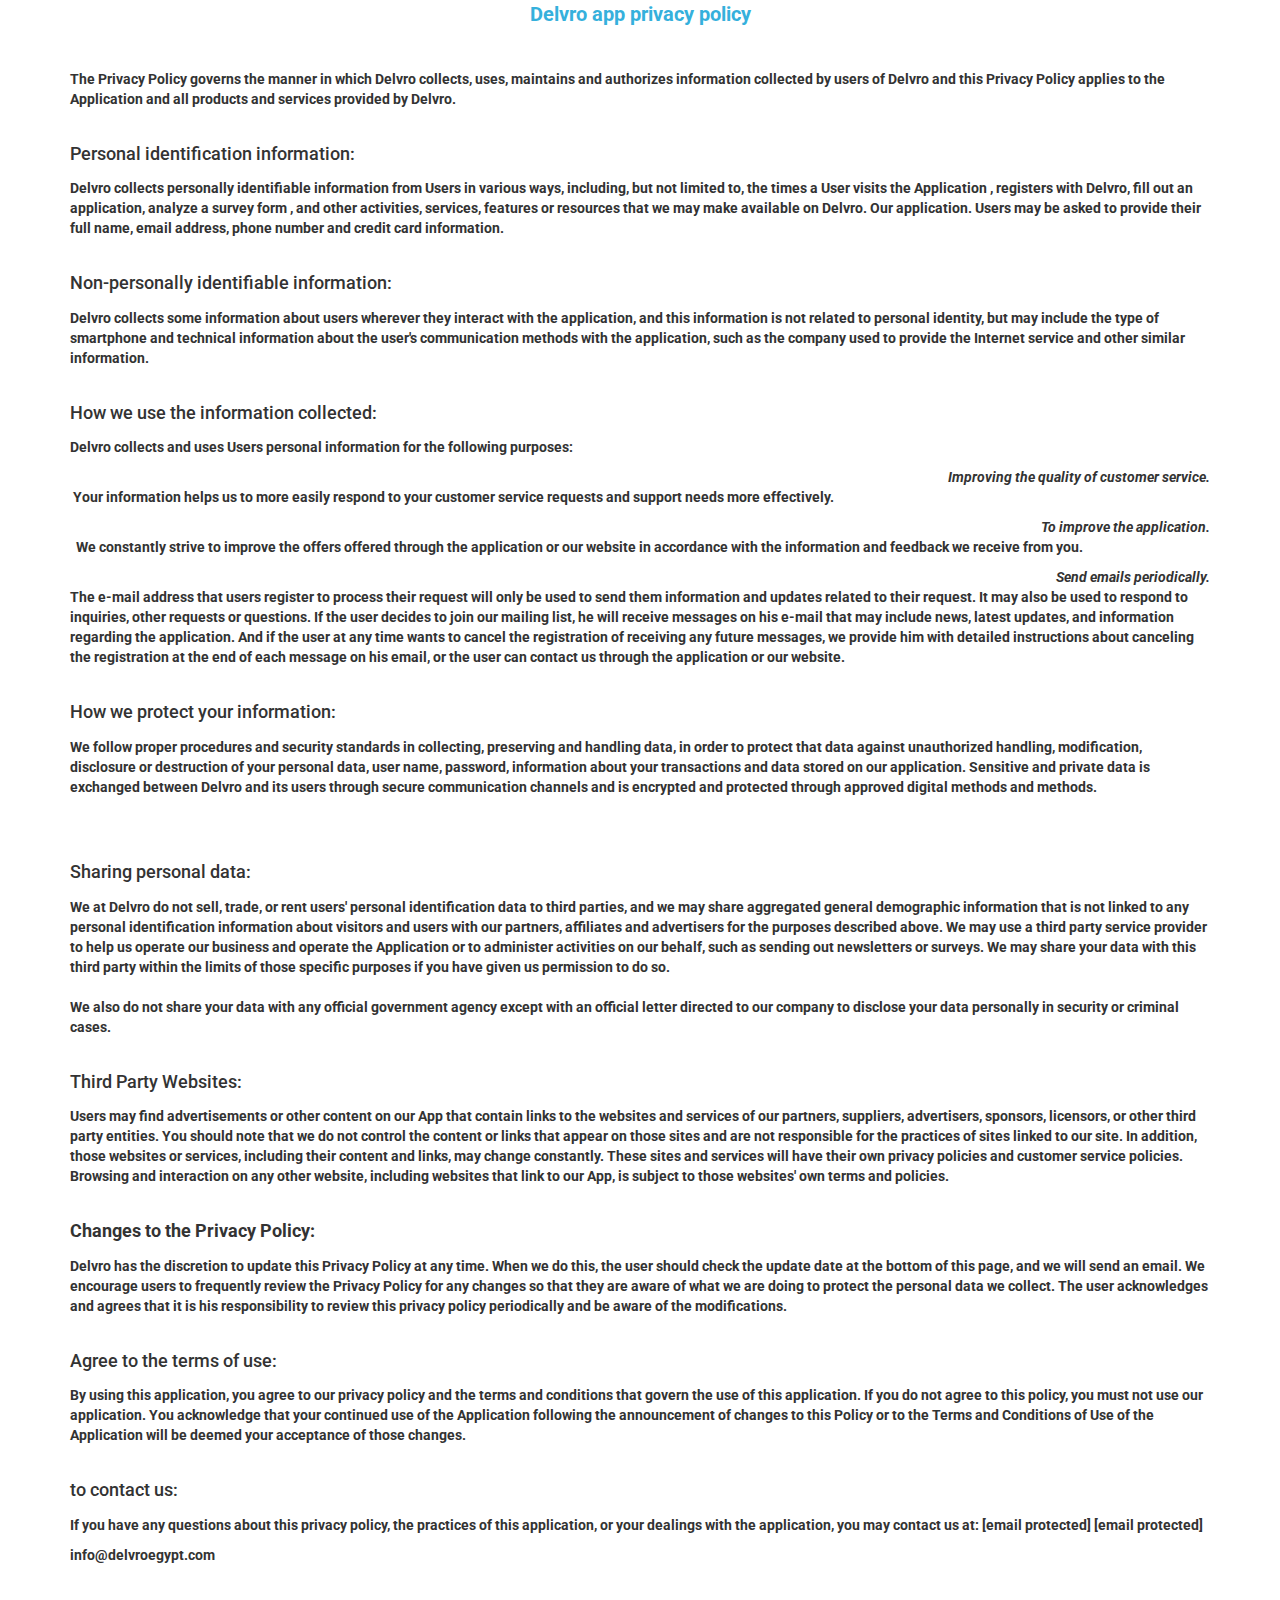
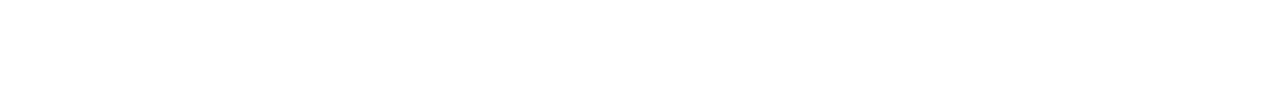
<file: en/DelvroAppPrivacyPolicy.html>
<!doctype html>
<!--[if lt IE 7]>      <html class="no-js lt-ie9 lt-ie8 lt-ie7" lang=""> <![endif]-->
<!--[if IE 7]>         <html class="no-js lt-ie9 lt-ie8" lang=""> <![endif]-->
<!--[if IE 8]>         <html class="no-js lt-ie9" lang=""> <![endif]-->
<!--[if gt IE 8]><!--> <html class="no-js" lang="en"> <!--<![endif]-->

<head>
  <meta charset="utf-8">
  <meta name="description" content="الرئيسية | ديلڤرو تطبيق توصيل | بنوصل أى حاجة">
  <title>Delvro</title>
  <meta name="keywords" content=" تطبيق توصيل طلبات ,طلبات,توصيل,ديلفرو,ديلڤرو,وصل,طلباتك,ابلكيشن توصيل,ابلكيشن توصيل طلبات,اطلب,بنوصل أى حاجة,delvro,delvroegypt,delvro egypt,ديلفرو مصر,ديلڤرو مصر,delvro app" />

  <meta http-equiv="X-UA-Compatible" content="IE=edge">
  <meta name="viewport" content="width=device-width, initial-scale=1">
  <link rel="stylesheet" href="../css/bootstrap.min.css">
  <link rel="icon" href="../images/delvro.jpg">
  <link rel="stylesheet" href="https://cdnjs.cloudflare.com/ajax/libs/font-awesome/4.7.0/css/font-awesome.min.css">
  <link rel="preconnect" href="https://fonts.googleapis.com">
  <link rel="preconnect" href="https://fonts.gstatic.com" crossorigin>
  <link href="https://fonts.googleapis.com/css2?family=Barlow:wght@500&family=Cairo:wght@300&display=swap" rel="stylesheet">
  <link href="https://fonts.googleapis.com/css2?family=Barlow:wght@500&family=Cairo:wght@300&family=Roboto:wght@100;300&display=swap" rel="stylesheet">
  <link rel="stylesheet" href="../css/style.css">
</head>

<body>
  <div class="content">
  <div class="container">
    <div class="row">
      <div class="col-xs-12">
        <div class="w3-row-padding" id="terms">
          <p  style="text-align: center;"><span style="font-size:20px;"><strong><span style="color:#35b0dc;"><font style="vertical-align: inherit;"><font style="vertical-align: inherit;">Delvro app privacy policy</font></font></span></strong></span></p>
    
    <p >&nbsp;</p>
    
    <p ><strong><font style="vertical-align: inherit;"><font style="vertical-align: inherit;">The Privacy Policy governs the manner in which Delvro collects, uses, maintains and authorizes information collected by users of Delvro and this Privacy Policy applies to the </font></font></strong><strong><font style="vertical-align: inherit;"><font style="vertical-align: inherit;">Application </font></font></strong><strong><font style="vertical-align: inherit;"><font style="vertical-align: inherit;">and all products and services provided by Delvro.</font></font></strong></p>
    
    <h1 ><span style="font-size:18px;"><font style="vertical-align: inherit;"><font style="vertical-align: inherit;">Personal identification information:</font></font></span></h1>
    
    <p ><strong><font style="vertical-align: inherit;"><font style="vertical-align: inherit;">Delvro </font></font></strong><strong><font style="vertical-align: inherit;"><font style="vertical-align: inherit;">collects personally identifiable information from Users in various ways, including, but not limited to, the times a User visits the </font></font></strong><strong><font style="vertical-align: inherit;"><font style="vertical-align: inherit;">Application </font></font></strong><strong><font style="vertical-align: inherit;"><font style="vertical-align: inherit;">, registers with Delvro, </font></font></strong><strong><font style="vertical-align: inherit;"><font style="vertical-align: inherit;">fill out </font></font></strong><strong><font style="vertical-align: inherit;"><font style="vertical-align: inherit;">an application, </font></font></strong><strong><font style="vertical-align: inherit;"><font style="vertical-align: inherit;">analyze a survey form </font></font></strong><strong><font style="vertical-align: inherit;"><font style="vertical-align: inherit;">, and other activities, services, features or resources that we may make available on Delvro. Our application. </font><font style="vertical-align: inherit;">Users may be asked to provide their full name, email address, phone number and credit card information.</font></font></strong></p>
    
    <h1 ><span style="font-size:18px;"><font style="vertical-align: inherit;"><font style="vertical-align: inherit;">Non-personally identifiable information:</font></font></span></h1>
    
    <p ><strong><font style="vertical-align: inherit;"><font style="vertical-align: inherit;">Delvro collects some information about users wherever they interact with the application, and this information is not related to personal identity, but may include the type of smartphone and technical information about the user's communication methods with the application, such as the company used to provide the Internet service and other similar information.</font></font></strong></p>
    
    <h1 ><span style="font-size:18px;"><font style="vertical-align: inherit;"><font style="vertical-align: inherit;">How we use the information collected:</font></font></span></h1>
    
    <p ><strong><font style="vertical-align: inherit;"><font style="vertical-align: inherit;">Delvro collects and uses Users personal information for the following purposes:</font></font></strong></p>
    
    <ul>
      <li  style="text-align: right;"><strong><em><font style="vertical-align: inherit;"><font style="vertical-align: inherit;">Improving the quality of customer service.</font></font></em></strong></li>
    </ul>
    
    <p ><strong><font style="vertical-align: inherit;"><font style="vertical-align: inherit;">&nbsp;Your information helps us to more easily respond to your customer service requests and support needs more effectively.</font></font></strong></p>
    
    <ul>
      <li  style="text-align: right;"><strong><em><font style="vertical-align: inherit;"><font style="vertical-align: inherit;">To improve the application.</font></font></em></strong></li>
    </ul>
    
    <p ><strong><font style="vertical-align: inherit;"><font style="vertical-align: inherit;">&nbsp;&nbsp;We constantly strive to improve the offers offered through the application or our website in accordance with the information and </font></font></strong> <strong><font style="vertical-align: inherit;"><font style="vertical-align: inherit;">feedback we receive from you.</font></font></strong></p>
    
    <ul>
      <li  style="text-align: right;"><strong><em><font style="vertical-align: inherit;"><font style="vertical-align: inherit;">Send emails periodically.</font></font></em></strong></li>
    </ul>
    
    <p ><strong><font style="vertical-align: inherit;"><font style="vertical-align: inherit;">The e-mail address that users register to process their request will only be used to send them information and updates related to their request. </font><font style="vertical-align: inherit;">It may also be used to respond to inquiries, other requests or questions. </font><font style="vertical-align: inherit;">If the user decides to join our mailing list, he will receive messages on his e-mail that may include news, latest updates, and information regarding the application. </font><font style="vertical-align: inherit;">And if the user at any time wants to cancel the registration of receiving any future messages, we provide him with detailed instructions </font></font></strong><font style="vertical-align: inherit;"><strong><font style="vertical-align: inherit;">about </font></strong></font><strong><font style="vertical-align: inherit;"><font style="vertical-align: inherit;">canceling </font></font></strong><font style="vertical-align: inherit;"><strong><font style="vertical-align: inherit;">the </font></strong><strong><font style="vertical-align: inherit;">registration at the end of each message on his email, </font></strong><strong><font style="vertical-align: inherit;">or </font></strong><strong><font style="vertical-align: inherit;">the user can contact us through the application or our website.</font></strong></font><strong><font style="vertical-align: inherit;"></font></strong><strong><font style="vertical-align: inherit;"></font></strong><strong><font style="vertical-align: inherit;"></font></strong><strong><font style="vertical-align: inherit;"></font></strong><strong><font style="vertical-align: inherit;"></font></strong></p>
    
    <h1 ><span style="font-size:18px;"><font style="vertical-align: inherit;"><font style="vertical-align: inherit;">How we protect your information:</font></font></span></h1>
    
    <p ><strong><font style="vertical-align: inherit;"><font style="vertical-align: inherit;">We follow proper procedures and security standards in collecting, preserving and handling data, in order to protect that data against unauthorized handling, modification, disclosure or destruction of your personal data, user name, password, information about your transactions and data stored on our application. </font><font style="vertical-align: inherit;">Sensitive and private data is exchanged between Delvro and its users through secure communication channels and is encrypted and protected through approved digital methods and methods.</font></font></strong></p>
    
    <p >&nbsp;</p>
    
    <h1 ><span style="font-size:18px;"><font style="vertical-align: inherit;"><font style="vertical-align: inherit;">Sharing personal data:</font></font></span></h1>
    
    <p ><strong><font style="vertical-align: inherit;"><font style="vertical-align: inherit;">We at Delvro do not sell, trade, or rent users' personal identification data to third parties, and we may share aggregated general demographic information that is not linked to any personal identification information about visitors and users with our partners, affiliates and advertisers for the purposes described above. </font><font style="vertical-align: inherit;">We may use a third party service provider to help us operate our business and operate the Application or to administer activities on our behalf, such as sending out newsletters or surveys. </font><font style="vertical-align: inherit;">We may share your data with this third party within the limits of those specific purposes if you have given us permission to do so. </font></font><br>
    <br><font style="vertical-align: inherit;"><font style="vertical-align: inherit;">
    We also do not share your data with any official government agency except with an official letter directed to our company to disclose your data personally in security or criminal cases.</font></font></strong></p>
    
    <h1 ><span style="font-size:18px;"><font style="vertical-align: inherit;"><font style="vertical-align: inherit;">Third Party Websites:</font></font></span></h1>
    
    <p ><strong>Users may find advertisements or other content on our App that contain links to the websites and services of our partners, suppliers, advertisers, sponsors, licensors, or other third party entities. You should note that we do not control the content or links that appear on those sites and are not responsible for the practices of sites linked to our site. In addition, those websites or services, including their content and links, may change constantly. These sites and services will have their own privacy policies and customer service policies. Browsing and interaction on any other website, including websites that link to our App, is subject to those websites' own terms and policies.
    <h1 ><span style="font-size:18px;">Changes to the Privacy Policy:</span></h1>
    
    <p ><strong>Delvro has the discretion to update this Privacy Policy at any time. When we do this, the user should check the update date at the bottom of this page, and we will send an email. We encourage users to frequently review the Privacy Policy for any changes so that they are aware of what we are doing to protect the personal data we collect. The user acknowledges and agrees that it is his responsibility to review this privacy policy periodically and be aware of the modifications.</strong></p>
    
    <h1 ><span style="font-size:18px;">Agree to the terms of use:</span></h1>
    
    <p ><strong>By using this application, you agree to our privacy policy and the terms and conditions that govern the use of this application. If you do not agree to this policy, you must not use our application. You acknowledge that your continued use of the Application following the announcement of changes to this Policy or to the Terms and Conditions of Use of the Application will be deemed your acceptance of those changes.</strong></p>
    
    <h1 ><span style="font-size:18px;">to contact us:</span></h1>
    
    <p ><strong>If you have any questions about this privacy policy, the practices of this application, or your dealings with the application, you may contact us at: [email protected] </strong><strong><a href="info@delvroegypt.com"><span dir="LTR"><span>[email&nbsp;protected]</span></span></a></strong></p>
    
    <p ><strong><span dir="LTR">info@delvroegypt.com</span></strong></p>
    
    <p >&nbsp;</p>
    
    <p >&nbsp;</p>
    
    <p >&nbsp;</p>
    
    <p>&nbsp;</p>
    
        </div>
      </div>
    </div>
  </div>
  
  </div>  
    <!--start  scripts !-->
    <script src="../js/jquery-3.3.1.min.js"> </script>
    <script src="../js/bootstrap.min.js"> </script>   
    <script src="../js/script.js"></script>  
  <!--start  scripts !-->
  <script src="../js/jquery-3.3.1.min.js"> </script>
  <script src="../js/bootstrap.min.js"> </script>   
  <script src="../js/script.js"></script> 
</body>

</html>
</file>
<file: css/style.css>
/*==========================================
 00. SOME ANIMATIONS (FROM 1 TO 339 )
 01.  GLOBAL (FROM 340 TO 359 )
 02.  PRELOADER - LINE NO 224
 03.  NAVIGATION - LINE NO 360
 04.  HOME - LINE NO 421
 04.  ABOUT - LINE NO 443
 05.  FEATURES - LINE NO 502
 06.  HOW - LINE NO 526
 07.  TESTIMONIALS - LINE NO 530
 08.  FOOTER - LINE NO 575
 09.  FRAMWORK - LINE NO 627
 10.  MEDIA (RESPONSIVE) - LINE NO 639
==========================================*/
 /*SOME ANIMATIONS*/
.bouncetop.active {
	-webkit-animation: bounce-top 0.9s both;
	        animation: bounce-top 0.9s both;
}
/* ----------------------------------------------
 * Generated by Animista on 2022-3-12 16:20:56
 * Licensed under FreeBSD License.
 * See http://animista.net/license for more info. 
 * w: http://animista.net, t: @cssanimista
 * ---------------------------------------------- */

/**
 * ----------------------------------------
 * animation bounce-top
 * ----------------------------------------
 */
 @-webkit-keyframes bounce-top {
    0% {
      -webkit-transform: translateY(-45px);
              transform: translateY(-45px);
      -webkit-animation-timing-function: ease-in;
              animation-timing-function: ease-in;
      opacity: 1;
    }
    24% {
      opacity: 1;
    }
    40% {
      -webkit-transform: translateY(-24px);
              transform: translateY(-24px);
      -webkit-animation-timing-function: ease-in;
              animation-timing-function: ease-in;
    }
    65% {
      -webkit-transform: translateY(-12px);
              transform: translateY(-12px);
      -webkit-animation-timing-function: ease-in;
              animation-timing-function: ease-in;
    }
    82% {
      -webkit-transform: translateY(-6px);
              transform: translateY(-6px);
      -webkit-animation-timing-function: ease-in;
              animation-timing-function: ease-in;
    }
    93% {
      -webkit-transform: translateY(-4px);
              transform: translateY(-4px);
      -webkit-animation-timing-function: ease-in;
              animation-timing-function: ease-in;
    }
    25%,
    55%,
    75%,
    87% {
      -webkit-transform: translateY(0px);
              transform: translateY(0px);
      -webkit-animation-timing-function: ease-out;
              animation-timing-function: ease-out;
    }
    100% {
      -webkit-transform: translateY(0px);
              transform: translateY(0px);
      -webkit-animation-timing-function: ease-out;
              animation-timing-function: ease-out;
      opacity: 1;
    }
  }
  @keyframes bounce-top {
    0% {
      -webkit-transform: translateY(-45px);
              transform: translateY(-45px);
      -webkit-animation-timing-function: ease-in;
              animation-timing-function: ease-in;
      opacity: 1;
    }
    24% {
      opacity: 1;
    }
    40% {
      -webkit-transform: translateY(-24px);
              transform: translateY(-24px);
      -webkit-animation-timing-function: ease-in;
              animation-timing-function: ease-in;
    }
    65% {
      -webkit-transform: translateY(-12px);
              transform: translateY(-12px);
      -webkit-animation-timing-function: ease-in;
              animation-timing-function: ease-in;
    }
    82% {
      -webkit-transform: translateY(-6px);
              transform: translateY(-6px);
      -webkit-animation-timing-function: ease-in;
              animation-timing-function: ease-in;
    }
    93% {
      -webkit-transform: translateY(-4px);
              transform: translateY(-4px);
      -webkit-animation-timing-function: ease-in;
              animation-timing-function: ease-in;
    }
    25%,
    55%,
    75%,
    87% {
      -webkit-transform: translateY(0px);
              transform: translateY(0px);
      -webkit-animation-timing-function: ease-out;
              animation-timing-function: ease-out;
    }
    100% {
      -webkit-transform: translateY(0px);
              transform: translateY(0px);
      -webkit-animation-timing-function: ease-out;
              animation-timing-function: ease-out;
      opacity: 1;
    }
  }
/* Bounce To Right */
.hvr-bounce-to-right {
    display: inline-block;
    vertical-align: middle;
    -webkit-transform: perspective(1px) translateZ(0);
    transform: perspective(1px) translateZ(0);
    box-shadow: 0 0 1px rgba(0, 0, 0, 0);
    position: relative;
    -webkit-transition-property: color;
    transition-property: color;
    -webkit-transition-duration: 0.5s;
    transition-duration: 0.5s;
  }
  .hvr-bounce-to-right:before {
    content: "";
    position: absolute;
    z-index: -1;
    top: 0;
    left: 0;
    right: 0;
    bottom: 0;
    background: #2098D1;
    -webkit-transform: scaleX(0);
    transform: scaleX(0);
    -webkit-transform-origin: 0 50%;
    transform-origin: 0 50%;
    -webkit-transition-property: transform;
    transition-property: transform;
    -webkit-transition-duration: 0.5s;
    transition-duration: 0.5s;
    -webkit-transition-timing-function: ease-out;
    transition-timing-function: ease-out;
  }
  .hvr-bounce-to-right:hover, .hvr-bounce-to-right:focus, .hvr-bounce-to-right:active {
    color: white !important;
  }
  .hvr-bounce-to-right:hover:before, .hvr-bounce-to-right:focus:before, .hvr-bounce-to-right:active:before {
    -webkit-transform: scaleX(1);
    transform: scaleX(1);
    -webkit-transition-timing-function: cubic-bezier(0.52, 1.64, 0.37, 0.66);
    transition-timing-function: cubic-bezier(0.52, 1.64, 0.37, 0.66);
  }
  /* Shutter Out Vertical */
.hvr-shutter-out-vertical {
    display: inline-block;
    vertical-align: middle;
    -webkit-transform: perspective(1px) translateZ(0);
    transform: perspective(1px) translateZ(0);
    box-shadow: 0 0 1px rgba(0, 0, 0, 0);
    position: relative;
    border-bottom: 1px solid #2098D1 ;
    -webkit-transition-property: color;
    transition-property: color;
    -webkit-transition-duration: 0.3s;
    transition-duration: 0.3s;
  }
  .hvr-shutter-out-vertical:before {
    content: "";
    position: absolute;
    z-index: -1;
    top: 0;
    bottom: 0;
    left: 0;
    right: 0;
    background: #f1f1f1;
    -webkit-transform: scaleY(0);
    transform: scaleY(0);
    -webkit-transform-origin: 50%;
    transform-origin: 50%;
    -webkit-transition-property: transform;
    transition-property: transform;
    -webkit-transition-duration: 0.3s;
    transition-duration: 0.3s;
    -webkit-transition-timing-function: ease-out;
    transition-timing-function: ease-out;
  }
  .hvr-shutter-out-vertical:hover, .hvr-shutter-out-vertical:focus, .hvr-shutter-out-vertical:active {
    color: white !important;
  }
  .hvr-shutter-out-vertical:hover:before, .hvr-shutter-out-vertical:focus:before, .hvr-shutter-out-vertical:active:before {
    -webkit-transform: scaleY(1);
    transform: scaleY(1);
  }
  #preloader {
    position: fixed;
    z-index: 9999;
    width: 100%;
    height: 100%;
    background-color: #f2f4f8;
    top: 0;
    left: 0;
    display: -webkit-box;
    display: -ms-flexbox;
    display: flex;
    -webkit-box-pack: center;
    -ms-flex-pack: center;
    justify-content: center;
    -webkit-box-align: center;
    -ms-flex-align: center;
    align-items: center;
}
#preloader {
    overflow: hidden;
    background-color: #f2f4f8;
    height: 100%;
    left: 0;
    position: fixed;
    top: 0;
    width: 100%;
    z-index: 999999;
}

#preloader img {
    position: absolute;
    top: 50%;
    left: 50%;
    margin-top: -15px;
    margin-left: -15px;
    width: 30px;
    height: 30px;
    z-index: 8;
    -webkit-animation: 2000ms linear 0s normal none infinite running Delvro-thumb;
    animation: 2000ms linear 0s normal none infinite running Delvro-thumb;
}

.Delvro-load {
    -webkit-animation: 2000ms linear 0s normal none infinite running Delvro-load;
    animation: 2000ms linear 0s normal none infinite running Delvro-load;
    background: transparent none repeat scroll 0 0;
    border-color: #ffffff #ffffff #2f88fd;
    border-radius: 50%;
    border-style: solid;
    border-width: 2px;
    height: 60px;
    position: absolute;
    width: 60px;
    z-index: 10;
    top: 50%;
    left: 50%;
    margin-top: -30px;
    margin-left: -30px;
}

@-webkit-keyframes Delvro-load {
    0% {
        -webkit-transform: rotate(0deg);
        transform: rotate(0deg);
    }

    100% {
        -webkit-transform: rotate(360deg);
        transform: rotate(360deg);
    }
}

@keyframes Delvro-load {
    0% {
        -webkit-transform: rotate(0deg);
        transform: rotate(0deg);
    }

    100% {
        -webkit-transform: rotate(360deg);
        transform: rotate(360deg);
    }
}
@-webkit-keyframes Delvro-thumb {
    0% {
        opacity: 0;
        -ms-filter: "progid:DXImageTransform.Microsoft.Alpha(Opacity=0)";
    }

    50% {
        opacity: 1;
        -ms-filter: "progid:DXImageTransform.Microsoft.Alpha(Opacity=100)";
    }

    100% {
        opacity: 0;
        -ms-filter: "progid:DXImageTransform.Microsoft.Alpha(Opacity=0)";
    }
}

@keyframes Delvro-thumb {
    0% {
        opacity: 0;
        -ms-filter: "progid:DXImageTransform.Microsoft.Alpha(Opacity=0)";
    }

    50% {
        opacity: 1;
        -ms-filter: "progid:DXImageTransform.Microsoft.Alpha(Opacity=100)";
    }

    100% {
        opacity: 0;
        -ms-filter: "progid:DXImageTransform.Microsoft.Alpha(Opacity=0)";
    }
}
/*global*/
body{
    font-family: 'Roboto', sans-serif;
}
ul{
    padding: 0;
    margin: 0;
}
li{
    list-style: none;
}
a:hover {
    color: unset;
    text-decoration: none;
}
a {
    color: unset;
}
.content {
    width: 100%;
    overflow: hidden;
}
/*navbar*/
.navbar {
    margin-bottom: 0;
    background-color: unset;
    border: unset;
}
.navbar.active {
    padding-bottom: 6px;
    box-shadow: 0 8px 12px rgb(0 0 0 / 20%);
    background-image: linear-gradient(9deg, #0091f3, #86eefb);
    -webkit-transition: all ease-in-out 0.3s;
    -moz-transition: all ease-in-out 0.3s;
    -o-transition: all ease-in-out 0.3s;
    transition: all ease-in-out 0.3s;
}
.navbar a.hvr-bounce-to-right {
    margin: 0;
    color: #fff !important;
}
.navbar a.driverbtn{
    color: #333 !important;
}
.navbar-top {
    background-color: #f5f5f5;
}
.navbar-nav {
    margin-left: 20px;
}
.navbar-brand {
    font-family: 'Barlow', sans-serif;
    font-family: 'Cairo', sans-serif;
    color: #FFF !important;
    font-size: xx-large;
    font-weight: bold;
}
nav .navbar-right li a:last-of-type{
    letter-spacing: 1.5px;
}
.navbar-callus li a{
    font-size:14px;
    padding: 10px;
    color:#444444;
    display: inline-block;
}
.navbar-callus li a i{
    font-size:13px;
    color:#35b0dc;
    margin-right: 5px;
}
.navbar-socail li a{
    font-size:16px;
    padding: 10px;
    color:#aaaaaa;
    display: inline-block;
}
.navbar-socail li a:hover{
    background-color: #35b0dc;
    color:#fff;
}

/*home*/
.home {
    background: url(../images/home-bg.png) no-repeat scroll 64% 0%;
    background-size: cover;
    padding-top: 190px;
    width: 100%;
}
.home .col-md-12{
    position: relative;
    top: -290px;
}
.home .caption p{
    font-weight: bold;
    letter-spacing: 2.2px;
    color: #333;
    font-size: 72px;
    padding: 0;
    margin-top: 150px;
    margin-bottom: 40px;
    font-family: 'Barlow', sans-serif;
    font-family: 'Cairo', sans-serif;
}
.home .caption img{
    height: 55px;
}
/*about*/
#about,.about{
    padding-bottom: 65px;
}
#about p , #about .knowmorebtn p{
    margin-bottom: 16px;
}
#about .knowmorebtn{
    margin-bottom: 24px;
}
#about b{
    font-size: 36px;
    display: block;
    margin-top: 8px;
    color: #35b0dc;
}
#about span{
    margin-bottom: 16px;
    color: #333;
}
#about .knowmorebtn p{
    margin-top: 15px;
    padding: 15px;
    box-shadow: 0 8px 12px rgb(0 0 0 / 20%);
    background-image: linear-gradient(9deg, #0091f3d4, #86eefbf2);
    display: inline-block;
    color: white;
    border-radius: 20px;
    font-weight: bold;
    text-align: center;
    letter-spacing: 2px;
}
#about img{
    display: inline-block;
    width: 128px;
    height: 128px;
}
#about .learnmore{
    background: rgb(0 0 0 / 40%) url(../images/business.jpg) no-repeat scroll center center;
    background-blend-mode: color-burn;
    background-size: cover;
    position: relative;
    height: 332px;
    text-align: center;
    display: flex;
    flex-direction: column;
    align-items: center;
    justify-content: center;
    align-content: center;
    color: #FFF;
}
#about .learnmore .abouttext p:first-of-type{
    font-size: 48px;
    font-weight: bold;
}
#about .learnmore .abouttext p:last-of-type{
    font-size: 26px;
}
/*Features*/
#features img{
    display: inline-block;
}
#features .words{
    margin-bottom: 16px;
}
#features .col-sm-12
{
    margin-top: 1.5rem;
}
#features .col-sm-12 img{
    width: 100px;
    height: 100px;
    margin-bottom: 16px;
}
#features .col-sm-12 p:first-of-type{
    font-size: 24px;
    margin-bottom: 8px;

}
#features .col-sm-12 p:last-of-type{
    margin-bottom: 16px;
}
/*how*/
#how {
    padding-bottom: 65px;
    margin-top: 1.5rem;
}
/*testimonials*/
.testimonials{
    padding: 40px 0;
    background: #f1f1f1;
    color: #434343;
    text-align: center;
  }
  .inner{
    max-width: 1200px;
    margin: auto;
    overflow: hidden;
    padding: 0 20px;
  }  
  .row{
    display: flex;
    flex-wrap: wrap;
    justify-content: center;
  }
  .col{
    flex: 33.33%;
    max-width: 33.33%;
    box-sizing: border-box;
    padding: 15px;
  }
  .testimonial{
    background: #fff;
    padding: 30px;
    box-shadow: 0 8px 12px rgb(0 0 0 / 20%);
    border-radius: 6px;
  }
  .testimonial img{
    width: 100px;
    height: 100px;
    border-radius: 50%;
  }
  .name{
    font-size: 20px;
    text-transform: uppercase;
    margin: 20px 0;
  }
  .stars{
    color: #fab84c;
    margin-bottom: 20px;
  }
/*footer*/
footer{
    background: #0c0e0e url(../images/road.png) no-repeat scroll 19% 95%;;
    background-blend-mode: darken;
    padding-top: 40px;
}
footer ul{
    color: #969FA4;
    margin: 16px 0 ;
}
footer li{
    color: #FFF;
    margin-bottom: 12px;
}
footer li i.fa.fa-location-arrow, footer li i.fa.fa-envelope {
    font-size: 24px;
    padding-right: 8px;
    float: left;
}
footer ul.text-right,footer ul.text-left{
    display: inline-block;
}
footer ul.text-left{
    color: #fff;
    padding-left: 15px;
}
footer ul.text-right{
    float: right;
    padding-right: 15px;
}
footer .social li a{
    color: #fff !important;
    font-size: 26px;
    margin-right: 30px;
}
footer .social li a:hover i{
    color: #35b0dc;
}
footer img{
    margin-top: 20px;
    width: 170px;
    height: 50px;
}
footer .col-sm-4:nth-of-type(2) li{
    margin-bottom: 16px;
}
footer ul.text-right{
    float: right;
    padding-right: 15px;
}
footer .copyright{
    display: block;
}
/*framework*/
#about .head-title, #features .head-title, #how .head-title, #testimonials .head-title {
    font-size: 48px !important;
    font-weight: bold !important;
    font-family: 'Barlow', sans-serif !important;
    font-family: 'Cairo', sans-serif !important;
    margin-bottom: 10px !important;
}
#about .words, #features .words, #how .words, #testimonials .words, footer ul , footer li, .navbar a.hvr-bounce-to-right, .navbar a.driverbtn, .stars {
    font-size: 16px;
}

/*media*/
@media (min-width: 768px)
{
    .navbar-nav>li>a {
        padding-top: 20px;
        padding-bottom: 20px;
    }
    .navbar-brand {
        padding: 20px 15px;
    }
    .home .caption{
        position: relative;
        top: -170px;
    }
}
@media (max-width: 991px) {
    .navbar-header {
        float: none;
    }
    .navbar-left,.navbar-right {
        float: none !important;
    }
    .navbar-toggle {
        display: block;
    }
    .navbar-collapse {
        border-top: 1px solid transparent;
        box-shadow: inset 0 1px 0 rgba(255,255,255,0.1);
    }
    .navbar-fixed-top {
        top: 0;
        border-width: 0 0 1px;
    }
    .navbar-collapse.collapse {
        display: none!important;
    }
    .navbar-nav {
        float: none!important;
        margin-top: 7.5px;
    }
    .navbar-nav>li {
        float: none;
    }
    .navbar-nav>li>a {
        padding-top: 10px;
        padding-bottom: 10px;
    }
    .collapse.in{
        display:block !important;
    }
    .home .caption img{
        height: 55px;
    }  
    .home .caption p{
        font-size: 52px;
    }
    .sm-text-center {
        text-align: center !important;
    }
    .navbar-nav {
        margin-left: 3px;
    }
    nav .navbar-nav {
        margin: 0;
        text-align: center;
    }
    .nav>li>a{
        padding: 10px 10px;
    }
    #about .learnmore .abouttext p:first-of-type{
        font-size: 36px;
        font-weight: bold;
        margin-top: 30px;
    }
    #about .learnmore .abouttext p:last-of-type{
        font-size: 16px;
    }
    .about .col-sm-4 {
        margin-bottom: 30px;
    }      
  }
  @media screen and (max-width:960px) {
    .col{
      flex: 100%;
      max-width: 80%;
    }
}
@media (max-width: 768px)
{
    footer{
        background: rgba(0,0,0,0.96) url(../images/road.png) no-repeat scroll 0% 100%;
        background-size: contain;
        background-blend-mode: color-burn;
        padding-top: 30px;
    }
    .navbar{
        background-image: linear-gradient(9deg, #0091f3, #86eefb);
    }
    footer ul.text-right, footer ul.text-left{
        display: block;
        text-align: center;
        float: unset;
    } 
    .home{
        padding-top: 120px;
    }
    .home .caption{
        position: relative;
        top: -130px;
    }
    .home .caption p{
        font-size: 42px;
    }         
    .home .caption img{
        height: 40px;
    }
    #about .head-title, #features .head-title, #how .head-title, #testimonials .head-title{
        font-size: 36px !important;
    }    
}
@media screen and (max-width:600px) {
    .col{
      flex: 100%;
      max-width: 100%;
    }
}
</file>
